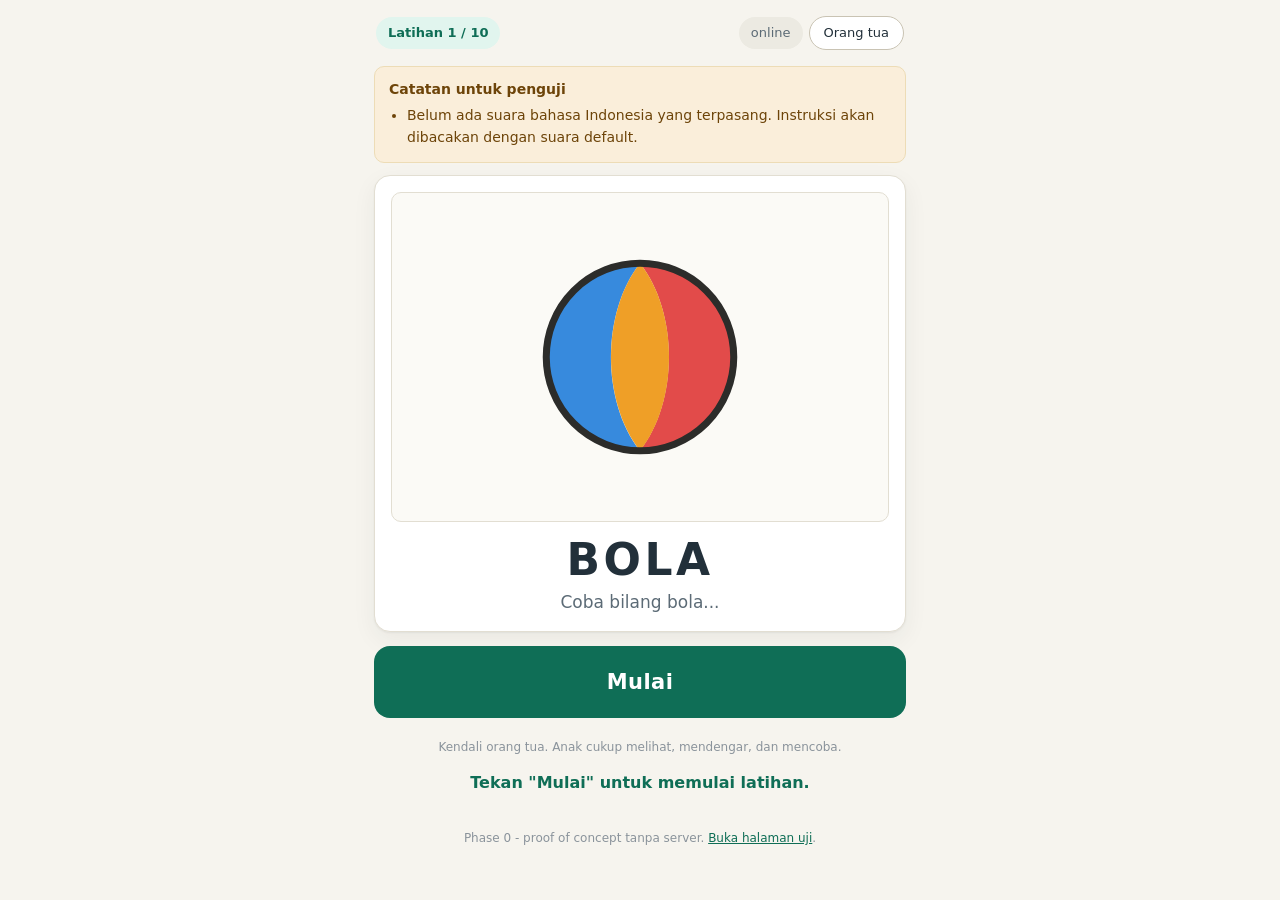
<file: index.html>
<!DOCTYPE html>
<html lang="id">
<head>
<meta charset="utf-8">
<meta name="viewport" content="width=device-width, initial-scale=1, viewport-fit=cover">
<meta name="theme-color" content="#0f6e56">
<meta name="description" content="Latihan wicara anak - Phase 0 proof of concept">
<title>Latihan Wicara - Phase 0</title>
<link rel="stylesheet" href="assets/css/app.css">
</head>
<body class="page-child">

<div class="app">

  <header class="topbar">
    <span class="pill" id="progressPill">Latihan 1 / 10</span>
    <div class="topbar-right">
      <span class="pill pill-muted" id="netPill">online</span>
      <button type="button" class="btn-mini" id="btnParent" aria-expanded="false">Orang tua</button>
    </div>
  </header>

  <h1 class="sr-only">Latihan mengucapkan kata</h1>

  <div class="banner banner-warn" id="envWarning" hidden></div>

  <main class="stage" id="stage">

    <section class="card" id="cardExercise">
      <div class="figure" id="figure">
        <img id="stimulusImage" src="" alt="" decoding="async">
      </div>
      <p class="word" id="targetWord">-</p>
      <p class="instruction" id="instructionText">-</p>
      <p class="listen-dot" id="listenDot" hidden><span class="listen-ring" aria-hidden="true"></span>Mendengarkan...</p>
    </section>

    <section class="card card-summary" id="cardSummary" hidden>
      <h2>Ringkasan latihan</h2>
      <div id="summaryBody"></div>
    </section>

    <div class="actions" id="actions">
      <button type="button" class="btn btn-listen" id="btnListen">
        <span aria-hidden="true">&#9654;</span><span>Dengarkan</span>
      </button>
      <button type="button" class="btn btn-speak" id="btnSpeak">
        <span aria-hidden="true">&#9679;</span><span>Saya coba</span>
      </button>
      <button type="button" class="btn btn-next" id="btnNext" hidden>
        <span>Lanjut</span><span aria-hidden="true">&#9654;</span>
      </button>
    </div>

    <!-- Kendali alur otomatis. Sengaja kecil dan diberi label jelas: ini
         untuk orang tua, bukan untuk anak. Anak tidak menekan apa pun. -->
    <div class="auto-bar" id="autoBar" hidden>
      <button type="button" class="btn-auto btn-auto-start" id="btnAutoStart">Mulai</button>
      <div class="auto-bar-row">
        <button type="button" class="btn-small" id="btnAutoPause" hidden>Jeda</button>
        <button type="button" class="btn-small" id="btnAutoStop" hidden>Berhenti</button>
      </div>
      <p class="auto-note">Kendali orang tua. Anak cukup melihat, mendengar, dan mencoba.</p>
    </div>

    <p class="status" id="status" role="status" aria-live="polite">Tekan Dengarkan dulu ya.</p>

    <div class="feedback" id="feedback" hidden aria-live="assertive">
      <p class="feedback-text" id="feedbackText"></p>
      <p class="feedback-detail" id="feedbackDetail" hidden></p>
    </div>

  </main>

  <aside class="parent-panel" id="parentPanel" hidden>
    <h2>Mode orang tua</h2>

    <div class="field">
      <label for="parentMode">Mode latihan</label>
      <select id="parentMode">
        <option value="auto">Anak 2 tahun - berjalan sendiri, tanpa tombol</option>
        <option value="tombol">Anak lebih besar - tekan Dengarkan lalu Saya coba</option>
      </select>
    </div>

    <div class="kv"><span>Percobaan pada latihan ini</span><span id="parentAttempt">0</span></div>

    <div class="field">
      <label for="parentPromptLevel">Tingkat bantuan (Prompt Level)</label>
      <select id="parentPromptLevel">
        <option value="auto">Otomatis (P0 lalu P1 saat mengulang)</option>
        <option value="P0">P0 - Mandiri</option>
        <option value="P1">P1 - Instruksi lisan</option>
        <option value="P2">P2 - Instruksi diulang</option>
        <option value="P3">P3 - Diberi contoh</option>
        <option value="P4">P4 - Bantuan penuh</option>
      </select>
    </div>

    <div class="field">
      <label for="parentManualText">Isi hasil manual (dipakai kalau pengenalan suara tidak tersedia)</label>
      <div class="field-row">
        <input type="text" id="parentManualText" placeholder="Tulis apa yang terdengar, misalnya: apel" autocomplete="off">
        <button type="button" class="btn-small" id="btnManualEval">Nilai</button>
      </div>
    </div>

    <p class="hint" id="parentSttState">Memeriksa dukungan pengenalan suara...</p>
    <p class="hint" id="parentTechnical">Tidak ada masalah teknis.</p>

    <div>
      <p class="small muted" style="margin:0 0 6px">Catatan respons</p>
      <div id="parentLog"></div>
    </div>

    <div class="row">
      <button type="button" class="btn-small btn-small-primary" id="btnExport">Unduh hasil sesi</button>
      <button type="button" class="btn-small" id="btnRestart">Mulai ulang</button>
      <span class="spacer"></span>
      <a class="btn-small" href="test.html">Halaman uji</a>
    </div>

    <p class="disclaimer">
      Aplikasi ini alat bantu latihan, bukan alat diagnosis. Hasil pengenalan suara tidak
      dipakai sebagai penilaian klinis. Audio tidak disimpan dan tidak dikirim ke mana pun.
    </p>
  </aside>

  <p class="footer-note">
    Phase 0 - proof of concept tanpa server. <a href="test.html">Buka halaman uji</a>.
  </p>

</div>

<script src="assets/js/config.js"></script>
<script src="assets/js/exercises.js"></script>
<script src="assets/js/therapy.js"></script>
<script src="assets/js/speech.js"></script>
<script src="assets/js/microphone.js"></script>
<script src="assets/js/app.js"></script>
<script src="assets/js/auto.js"></script>
</body>
</html>
</file>
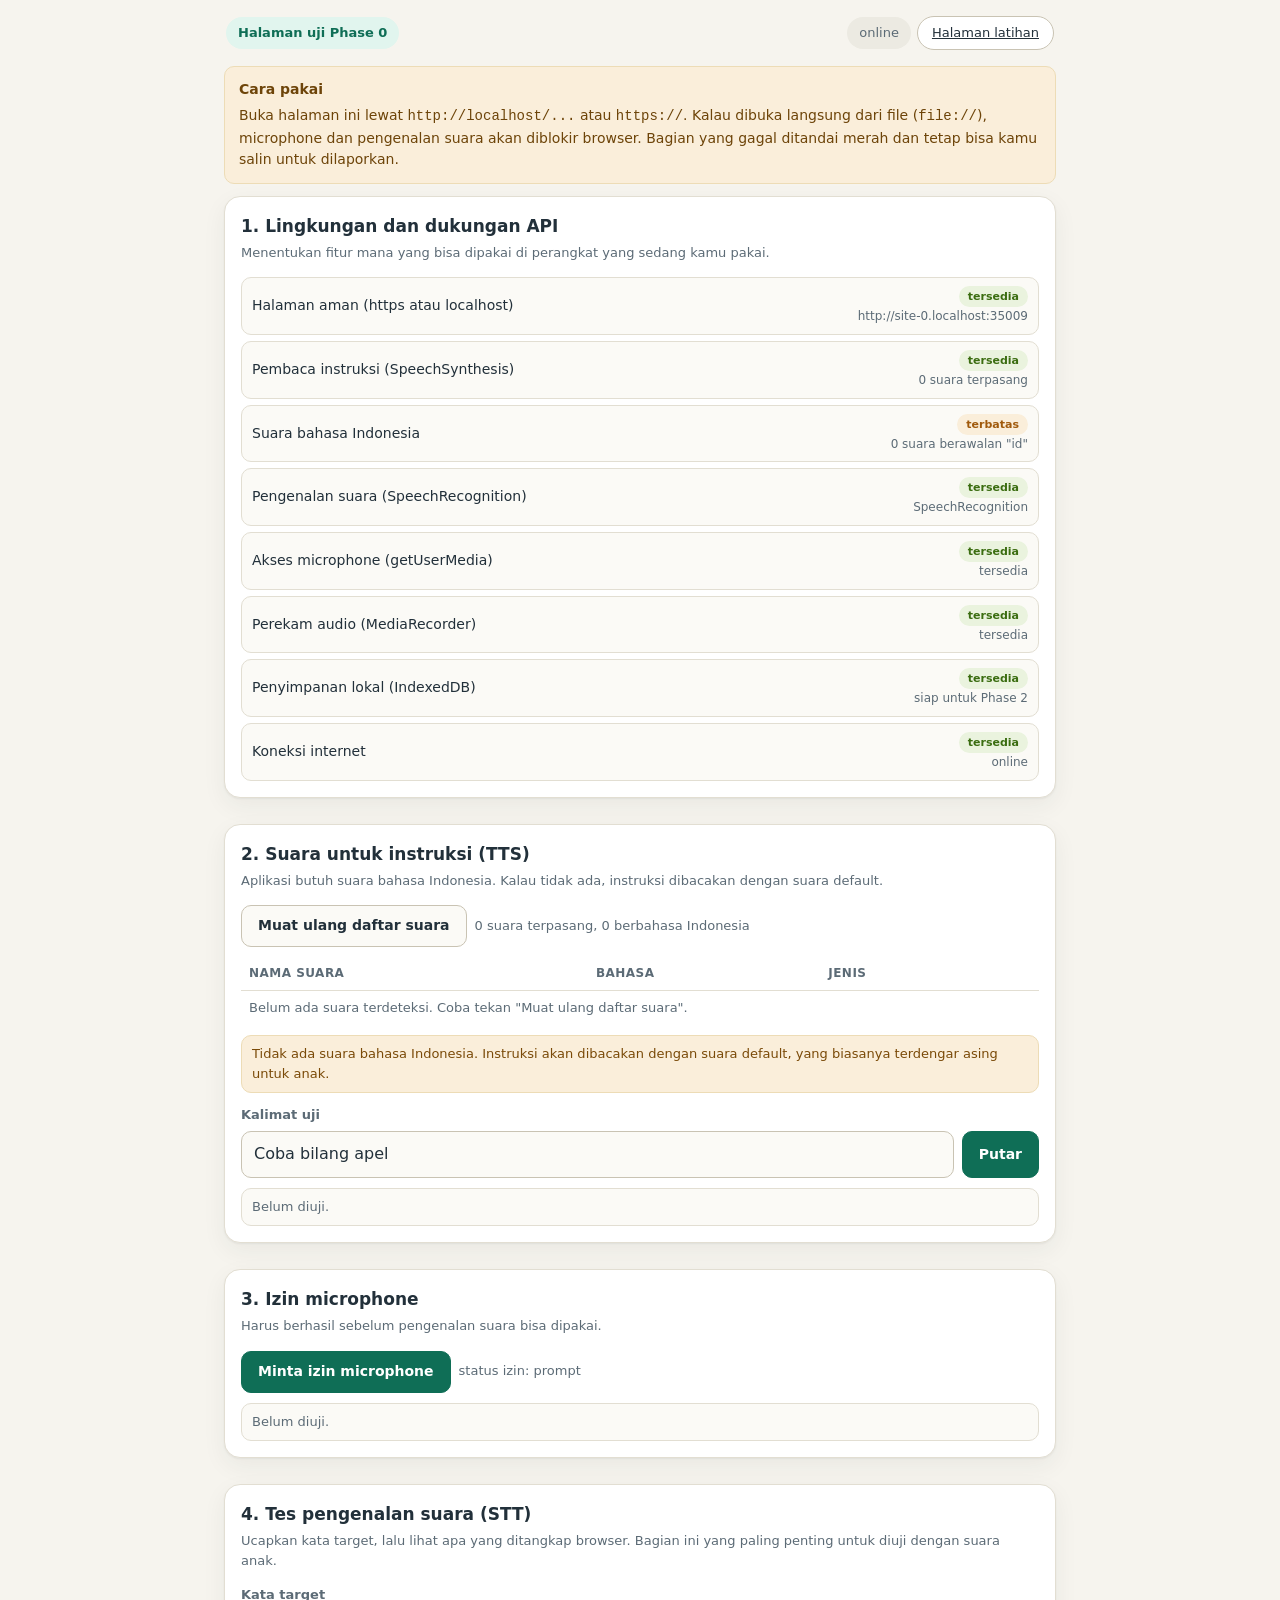
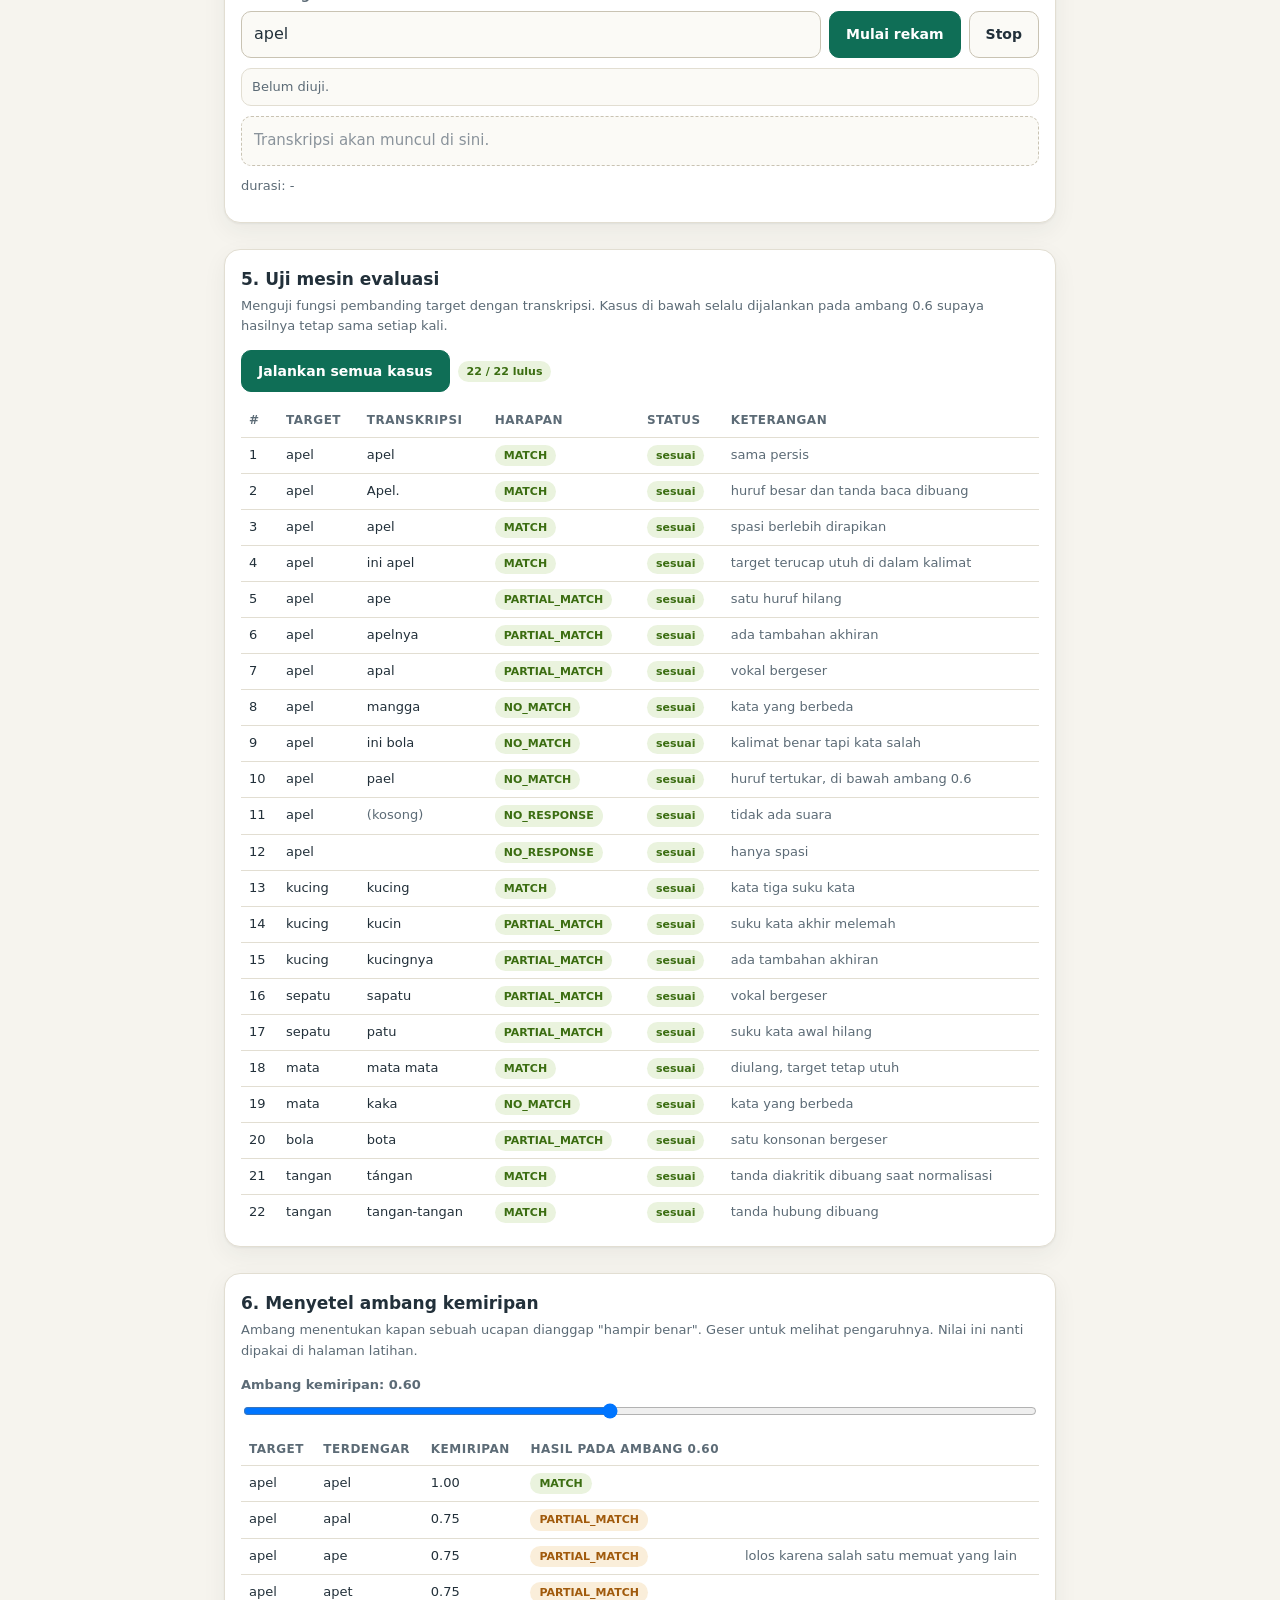
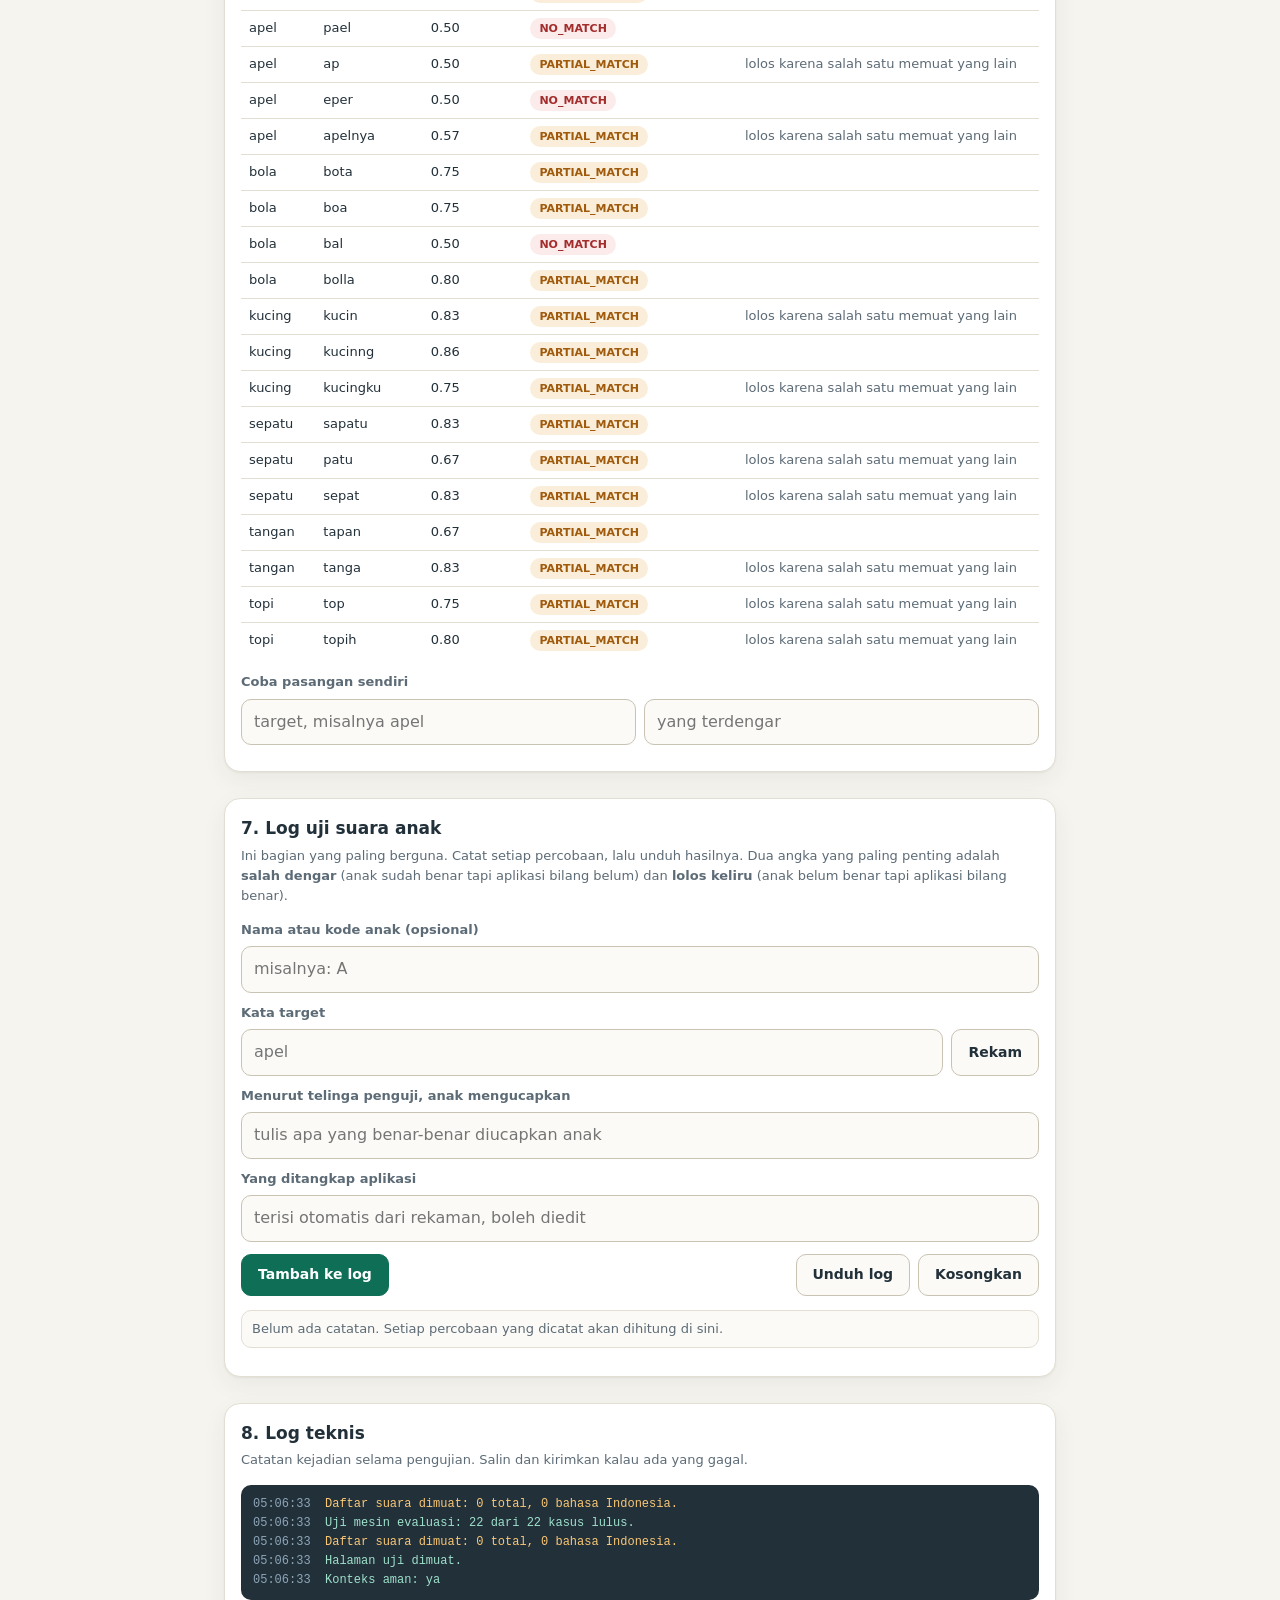
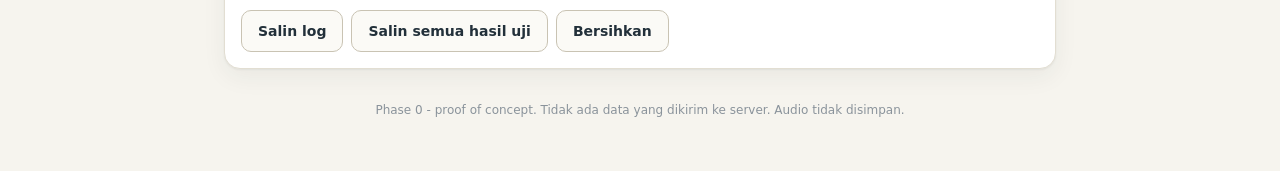
<file: test.html>
<!DOCTYPE html>
<html lang="id">
<head>
<meta charset="utf-8">
<meta name="viewport" content="width=device-width, initial-scale=1">
<meta name="theme-color" content="#0f6e56">
<title>Halaman Uji - Wicara Phase 0</title>
<link rel="stylesheet" href="assets/css/app.css">
</head>
<body class="page-test">

<div class="app">

  <header class="topbar">
    <span class="pill">Halaman uji Phase 0</span>
    <div class="topbar-right">
      <span class="pill pill-muted" id="netPill">online</span>
      <a class="btn-mini" href="index.html">Halaman latihan</a>
    </div>
  </header>

  <h1 class="sr-only">Halaman uji kemampuan browser dan mesin evaluasi</h1>

  <p class="banner banner-warn" style="margin:0">
    <strong>Cara pakai</strong>
    Buka halaman ini lewat <code>http://localhost/...</code> atau <code>https://</code>. Kalau dibuka
    langsung dari file (<code>file://</code>), microphone dan pengenalan suara akan diblokir browser.
    Bagian yang gagal ditandai merah dan tetap bisa kamu salin untuk dilaporkan.
  </p>

  <section class="test-section">
    <h2>1. Lingkungan dan dukungan API</h2>
    <p class="section-note">Menentukan fitur mana yang bisa dipakai di perangkat yang sedang kamu pakai.</p>
    <div class="cap-list" id="capList"></div>
  </section>

  <section class="test-section">
    <h2>2. Suara untuk instruksi (TTS)</h2>
    <p class="section-note">Aplikasi butuh suara bahasa Indonesia. Kalau tidak ada, instruksi dibacakan dengan suara default.</p>
    <div class="row" style="margin-bottom:10px">
      <button type="button" class="btn-small" id="btnRefreshVoices">Muat ulang daftar suara</button>
      <span class="muted small" id="voiceCount">-</span>
    </div>
    <div id="voiceList" style="margin-bottom:12px"></div>
    <div class="field">
      <label for="ttsText">Kalimat uji</label>
      <div class="field-row">
        <input type="text" id="ttsText" value="Coba bilang apel" autocomplete="off">
        <button type="button" class="btn-small btn-small-primary" id="btnSpeakTest">Putar</button>
      </div>
    </div>
    <p class="hint" id="ttsStatus" style="margin-top:10px">Belum diuji.</p>
  </section>

  <section class="test-section">
    <h2>3. Izin microphone</h2>
    <p class="section-note">Harus berhasil sebelum pengenalan suara bisa dipakai.</p>
    <div class="row">
      <button type="button" class="btn-small btn-small-primary" id="btnAskMic">Minta izin microphone</button>
      <span class="muted small" id="micState">status: memeriksa...</span>
    </div>
    <p class="hint" id="micResult" style="margin-top:10px">Belum diuji.</p>
  </section>

  <section class="test-section">
    <h2>4. Tes pengenalan suara (STT)</h2>
    <p class="section-note">
      Ucapkan kata target, lalu lihat apa yang ditangkap browser. Bagian ini yang paling penting untuk
      diuji dengan suara anak.
    </p>
    <div class="field">
      <label for="sttTarget">Kata target</label>
      <div class="field-row">
        <input type="text" id="sttTarget" list="sttTargetList" value="apel" autocomplete="off">
        <button type="button" class="btn-small btn-small-primary" id="btnSttRecord">Mulai rekam</button>
        <button type="button" class="btn-small" id="btnSttStop">Stop</button>
      </div>
      <datalist id="sttTargetList"></datalist>
    </div>
    <p class="hint" id="sttStatus" style="margin-top:10px">Belum diuji.</p>
    <div class="transcript-box" id="sttRaw" style="margin-top:10px"><span class="empty">Transkripsi akan muncul di sini.</span></div>
    <div class="row" style="margin-top:10px">
      <span class="muted small" id="sttMeta">durasi: -</span>
    </div>
    <div id="sttAlts" style="margin-top:10px"></div>
    <div id="sttVerdict" style="margin-top:10px"></div>
  </section>

  <section class="test-section">
    <h2>5. Uji mesin evaluasi</h2>
    <p class="section-note">
      Menguji fungsi pembanding target dengan transkripsi. Kasus di bawah selalu dijalankan pada
      ambang 0.6 supaya hasilnya tetap sama setiap kali.
    </p>
    <div class="row" style="margin-bottom:12px">
      <button type="button" class="btn-small btn-small-primary" id="btnRunCases">Jalankan semua kasus</button>
      <span id="caseSummary" class="small muted">Belum dijalankan.</span>
    </div>
    <div id="caseBody"></div>
  </section>

  <section class="test-section">
    <h2>6. Menyetel ambang kemiripan</h2>
    <p class="section-note">
      Ambang menentukan kapan sebuah ucapan dianggap "hampir benar". Geser untuk melihat pengaruhnya.
      Nilai ini nanti dipakai di halaman latihan.
    </p>
    <div class="field">
      <label for="threshold">Ambang kemiripan: <strong id="thresholdValue">0.60</strong></label>
      <input type="range" id="threshold" min="0.3" max="0.95" step="0.05" value="0.6" style="padding:0">
    </div>
    <div id="probeBody" style="margin-top:12px"></div>
    <div class="field" style="margin-top:14px">
      <label for="customTranscript">Coba pasangan sendiri</label>
      <div class="field-row">
        <input type="text" id="customTarget" placeholder="target, misalnya apel" autocomplete="off">
        <input type="text" id="customTranscript" placeholder="yang terdengar" autocomplete="off">
      </div>
    </div>
    <div id="customResult" style="margin-top:10px"></div>
  </section>

  <section class="test-section">
    <h2>7. Log uji suara anak</h2>
    <p class="section-note">
      Ini bagian yang paling berguna. Catat setiap percobaan, lalu unduh hasilnya. Dua angka yang
      paling penting adalah <strong>salah dengar</strong> (anak sudah benar tapi aplikasi bilang belum)
      dan <strong>lolos keliru</strong> (anak belum benar tapi aplikasi bilang benar).
    </p>

    <div class="field">
      <label for="trialChild">Nama atau kode anak (opsional)</label>
      <input type="text" id="trialChild" placeholder="misalnya: A" autocomplete="off">
    </div>

    <div class="field" style="margin-top:10px">
      <label for="trialTarget">Kata target</label>
      <div class="field-row">
        <input type="text" id="trialTarget" list="sttTargetList" placeholder="apel" autocomplete="off">
        <button type="button" class="btn-small" id="btnTrialRecord">Rekam</button>
      </div>
    </div>

    <div class="field" style="margin-top:10px">
      <label for="trialSaid">Menurut telinga penguji, anak mengucapkan</label>
      <input type="text" id="trialSaid" placeholder="tulis apa yang benar-benar diucapkan anak" autocomplete="off">
    </div>

    <div class="field" style="margin-top:10px">
      <label for="trialHeard">Yang ditangkap aplikasi</label>
      <input type="text" id="trialHeard" placeholder="terisi otomatis dari rekaman, boleh diedit" autocomplete="off">
    </div>

    <div class="row" style="margin-top:12px">
      <button type="button" class="btn-small btn-small-primary" id="btnAddTrial">Tambah ke log</button>
      <span class="spacer"></span>
      <button type="button" class="btn-small" id="btnExportTrials">Unduh log</button>
      <button type="button" class="btn-small" id="btnClearTrials">Kosongkan</button>
    </div>

    <div id="trialSummary" style="margin-top:14px"></div>
    <div id="trialBody" style="margin-top:12px"></div>
  </section>

  <section class="test-section">
    <h2>8. Log teknis</h2>
    <p class="section-note">Catatan kejadian selama pengujian. Salin dan kirimkan kalau ada yang gagal.</p>
    <div class="log" id="logPanel"></div>
    <div class="row" style="margin-top:10px">
      <button type="button" class="btn-small" id="btnCopyLog">Salin log</button>
      <button type="button" class="btn-small" id="btnCopyAll">Salin semua hasil uji</button>
      <button type="button" class="btn-small" id="btnClearLog">Bersihkan</button>
    </div>
  </section>

  <p class="footer-note">
    Phase 0 - proof of concept. Tidak ada data yang dikirim ke server. Audio tidak disimpan.
  </p>

</div>

<script src="assets/js/config.js"></script>
<script src="assets/js/exercises.js"></script>
<script src="assets/js/therapy.js"></script>
<script src="assets/js/speech.js"></script>
<script src="assets/js/microphone.js"></script>
<script src="assets/js/test.js"></script>
</body>
</html>
</file>
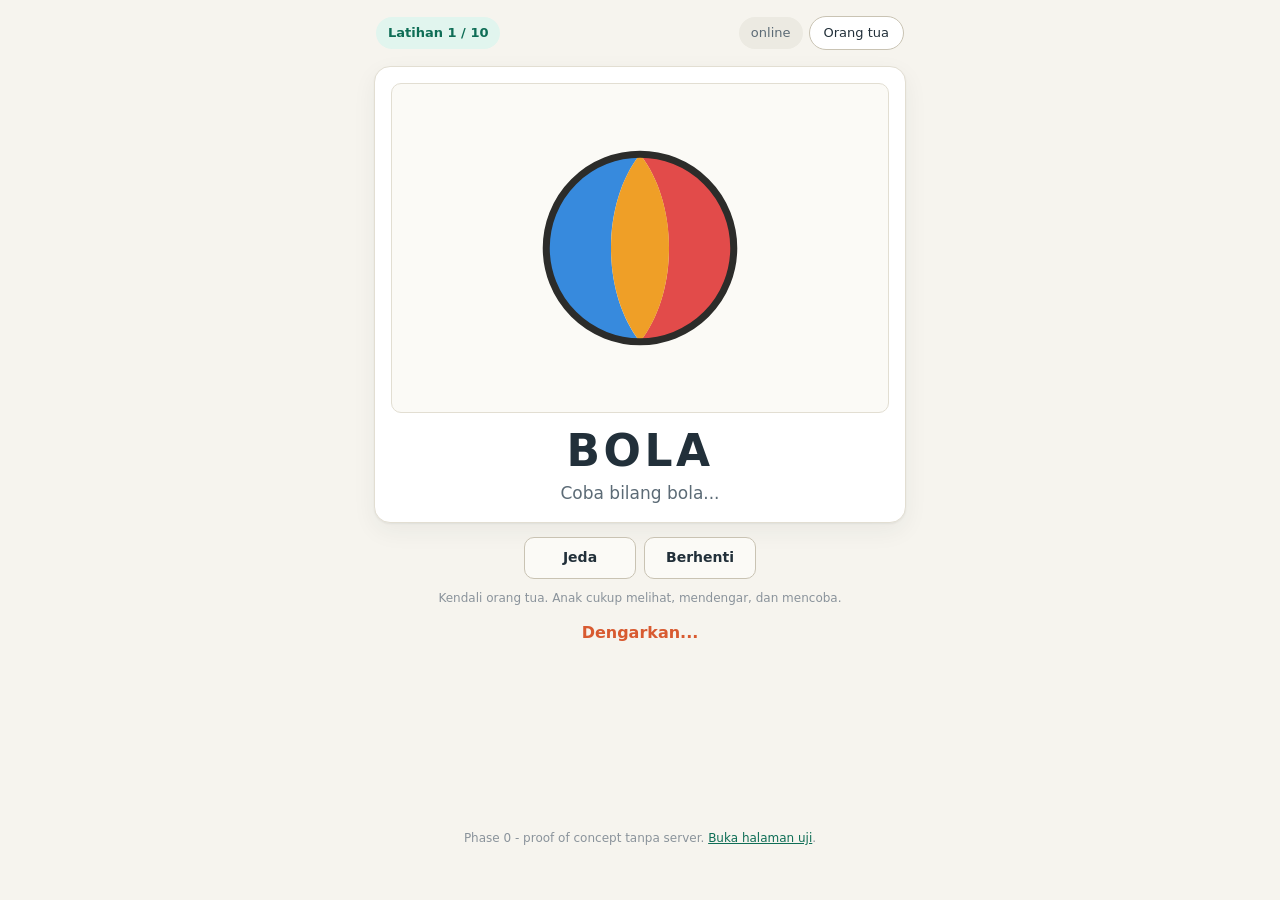
<file: tools/_auto-check-diam.html>
<!DOCTYPE html>
<html lang="id">
<head>
<base href="../">
<meta charset="utf-8">
<meta name="viewport" content="width=device-width, initial-scale=1, viewport-fit=cover">
<meta name="theme-color" content="#0f6e56">
<meta name="description" content="Latihan wicara anak - Phase 0 proof of concept">
<title>Latihan Wicara - Phase 0</title>
<link rel="stylesheet" href="assets/css/app.css">
</head>
<body class="page-child">

<div class="app">

  <header class="topbar">
    <span class="pill" id="progressPill">Latihan 1 / 10</span>
    <div class="topbar-right">
      <span class="pill pill-muted" id="netPill">online</span>
      <button type="button" class="btn-mini" id="btnParent" aria-expanded="false">Orang tua</button>
    </div>
  </header>

  <h1 class="sr-only">Latihan mengucapkan kata</h1>

  <div class="banner banner-warn" id="envWarning" hidden></div>

  <main class="stage" id="stage">

    <section class="card" id="cardExercise">
      <div class="figure" id="figure">
        <img id="stimulusImage" src="" alt="" decoding="async">
      </div>
      <p class="word" id="targetWord">-</p>
      <p class="instruction" id="instructionText">-</p>
      <p class="listen-dot" id="listenDot" hidden><span class="listen-ring" aria-hidden="true"></span>Mendengarkan...</p>
    </section>

    <section class="card card-summary" id="cardSummary" hidden>
      <h2>Ringkasan latihan</h2>
      <div id="summaryBody"></div>
    </section>

    <div class="actions" id="actions">
      <button type="button" class="btn btn-listen" id="btnListen">
        <span aria-hidden="true">&#9654;</span><span>Dengarkan</span>
      </button>
      <button type="button" class="btn btn-speak" id="btnSpeak">
        <span aria-hidden="true">&#9679;</span><span>Saya coba</span>
      </button>
      <button type="button" class="btn btn-next" id="btnNext" hidden>
        <span>Lanjut</span><span aria-hidden="true">&#9654;</span>
      </button>
    </div>

    <!-- Kendali alur otomatis. Sengaja kecil dan diberi label jelas: ini
         untuk orang tua, bukan untuk anak. Anak tidak menekan apa pun. -->
    <div class="auto-bar" id="autoBar" hidden>
      <button type="button" class="btn-auto btn-auto-start" id="btnAutoStart">Mulai</button>
      <div class="auto-bar-row">
        <button type="button" class="btn-small" id="btnAutoPause" hidden>Jeda</button>
        <button type="button" class="btn-small" id="btnAutoStop" hidden>Berhenti</button>
      </div>
      <p class="auto-note">Kendali orang tua. Anak cukup melihat, mendengar, dan mencoba.</p>
    </div>

    <p class="status" id="status" role="status" aria-live="polite">Tekan Dengarkan dulu ya.</p>

    <div class="feedback" id="feedback" hidden aria-live="assertive">
      <p class="feedback-text" id="feedbackText"></p>
      <p class="feedback-detail" id="feedbackDetail" hidden></p>
    </div>

  </main>

  <aside class="parent-panel" id="parentPanel" hidden>
    <h2>Mode orang tua</h2>

    <div class="field">
      <label for="parentMode">Mode latihan</label>
      <select id="parentMode">
        <option value="auto">Anak 2 tahun - berjalan sendiri, tanpa tombol</option>
        <option value="tombol">Anak lebih besar - tekan Dengarkan lalu Saya coba</option>
      </select>
    </div>

    <div class="kv"><span>Percobaan pada latihan ini</span><span id="parentAttempt">0</span></div>

    <div class="field">
      <label for="parentPromptLevel">Tingkat bantuan (Prompt Level)</label>
      <select id="parentPromptLevel">
        <option value="auto">Otomatis (P0 lalu P1 saat mengulang)</option>
        <option value="P0">P0 - Mandiri</option>
        <option value="P1">P1 - Instruksi lisan</option>
        <option value="P2">P2 - Instruksi diulang</option>
        <option value="P3">P3 - Diberi contoh</option>
        <option value="P4">P4 - Bantuan penuh</option>
      </select>
    </div>

    <div class="field">
      <label for="parentManualText">Isi hasil manual (dipakai kalau pengenalan suara tidak tersedia)</label>
      <div class="field-row">
        <input type="text" id="parentManualText" placeholder="Tulis apa yang terdengar, misalnya: apel" autocomplete="off">
        <button type="button" class="btn-small" id="btnManualEval">Nilai</button>
      </div>
    </div>

    <p class="hint" id="parentSttState">Memeriksa dukungan pengenalan suara...</p>
    <p class="hint" id="parentTechnical">Tidak ada masalah teknis.</p>

    <div>
      <p class="small muted" style="margin:0 0 6px">Catatan respons</p>
      <div id="parentLog"></div>
    </div>

    <div class="row">
      <button type="button" class="btn-small btn-small-primary" id="btnExport">Unduh hasil sesi</button>
      <button type="button" class="btn-small" id="btnRestart">Mulai ulang</button>
      <span class="spacer"></span>
      <a class="btn-small" href="test.html">Halaman uji</a>
    </div>

    <p class="disclaimer">
      Aplikasi ini alat bantu latihan, bukan alat diagnosis. Hasil pengenalan suara tidak
      dipakai sebagai penilaian klinis. Audio tidak disimpan dan tidak dikirim ke mana pun.
    </p>
  </aside>

  <p class="footer-note">
    Phase 0 - proof of concept tanpa server. <a href="test.html">Buka halaman uji</a>.
  </p>

</div>

<script src="tools/_stub-common.js"></script>
<script>window.__KASUS_UJI = "diam";</script>
<script src="tools/_auto-stub.js"></script>
<script src="assets/js/config.js"></script>
<script src="assets/js/exercises.js"></script>
<script src="assets/js/therapy.js"></script>
<script src="assets/js/speech.js"></script>
<script src="assets/js/microphone.js"></script>
<script src="assets/js/app.js"></script>
<script src="assets/js/auto.js"></script>
<script src="tools/_harness.js"></script>
<script src="tools/_auto-driver.js"></script>
</body>
</html>
</file>
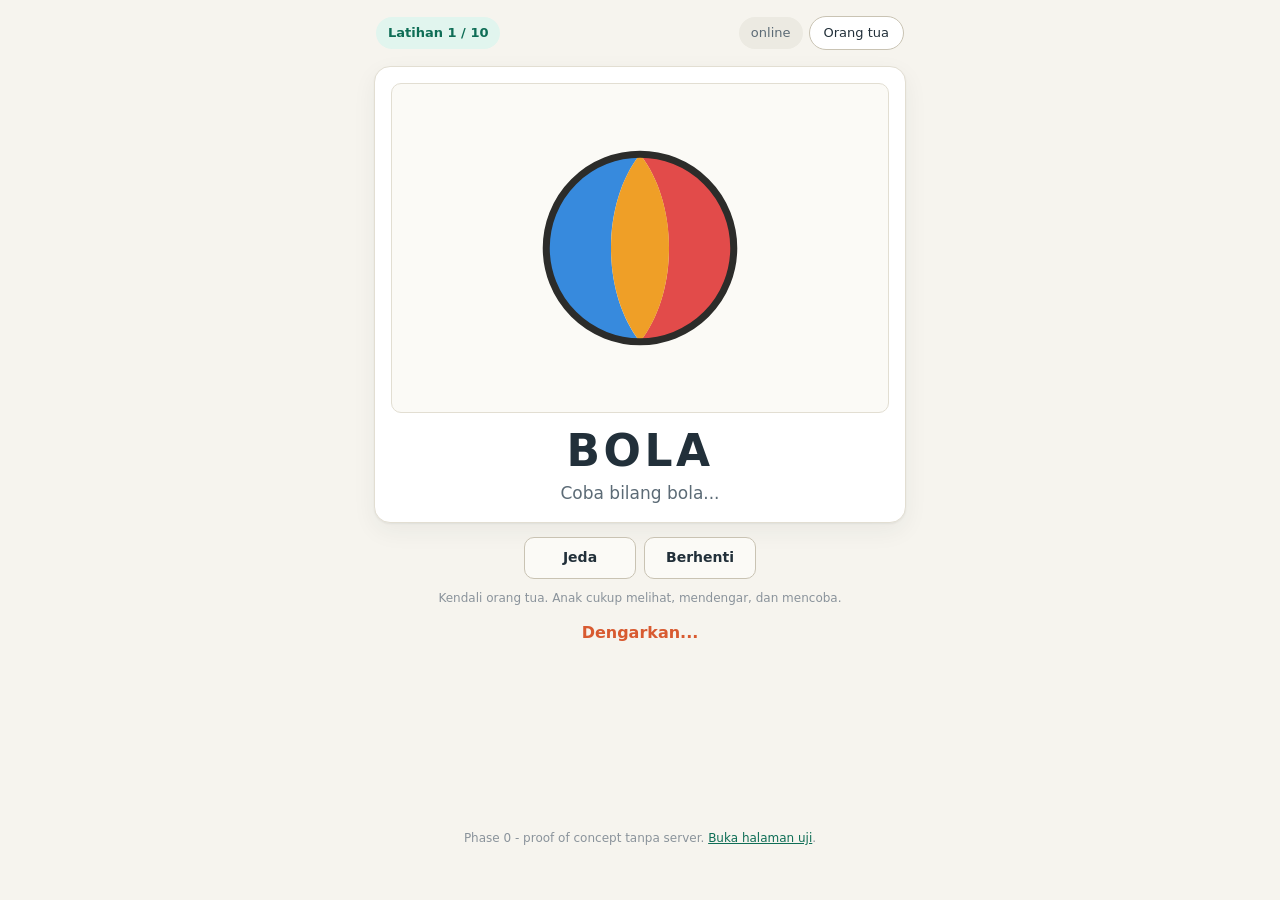
<file: tools/_auto-check-normal.html>
<!DOCTYPE html>
<html lang="id">
<head>
<base href="../">
<meta charset="utf-8">
<meta name="viewport" content="width=device-width, initial-scale=1, viewport-fit=cover">
<meta name="theme-color" content="#0f6e56">
<meta name="description" content="Latihan wicara anak - Phase 0 proof of concept">
<title>Latihan Wicara - Phase 0</title>
<link rel="stylesheet" href="assets/css/app.css">
</head>
<body class="page-child">

<div class="app">

  <header class="topbar">
    <span class="pill" id="progressPill">Latihan 1 / 10</span>
    <div class="topbar-right">
      <span class="pill pill-muted" id="netPill">online</span>
      <button type="button" class="btn-mini" id="btnParent" aria-expanded="false">Orang tua</button>
    </div>
  </header>

  <h1 class="sr-only">Latihan mengucapkan kata</h1>

  <div class="banner banner-warn" id="envWarning" hidden></div>

  <main class="stage" id="stage">

    <section class="card" id="cardExercise">
      <div class="figure" id="figure">
        <img id="stimulusImage" src="" alt="" decoding="async">
      </div>
      <p class="word" id="targetWord">-</p>
      <p class="instruction" id="instructionText">-</p>
      <p class="listen-dot" id="listenDot" hidden><span class="listen-ring" aria-hidden="true"></span>Mendengarkan...</p>
    </section>

    <section class="card card-summary" id="cardSummary" hidden>
      <h2>Ringkasan latihan</h2>
      <div id="summaryBody"></div>
    </section>

    <div class="actions" id="actions">
      <button type="button" class="btn btn-listen" id="btnListen">
        <span aria-hidden="true">&#9654;</span><span>Dengarkan</span>
      </button>
      <button type="button" class="btn btn-speak" id="btnSpeak">
        <span aria-hidden="true">&#9679;</span><span>Saya coba</span>
      </button>
      <button type="button" class="btn btn-next" id="btnNext" hidden>
        <span>Lanjut</span><span aria-hidden="true">&#9654;</span>
      </button>
    </div>

    <!-- Kendali alur otomatis. Sengaja kecil dan diberi label jelas: ini
         untuk orang tua, bukan untuk anak. Anak tidak menekan apa pun. -->
    <div class="auto-bar" id="autoBar" hidden>
      <button type="button" class="btn-auto btn-auto-start" id="btnAutoStart">Mulai</button>
      <div class="auto-bar-row">
        <button type="button" class="btn-small" id="btnAutoPause" hidden>Jeda</button>
        <button type="button" class="btn-small" id="btnAutoStop" hidden>Berhenti</button>
      </div>
      <p class="auto-note">Kendali orang tua. Anak cukup melihat, mendengar, dan mencoba.</p>
    </div>

    <p class="status" id="status" role="status" aria-live="polite">Tekan Dengarkan dulu ya.</p>

    <div class="feedback" id="feedback" hidden aria-live="assertive">
      <p class="feedback-text" id="feedbackText"></p>
      <p class="feedback-detail" id="feedbackDetail" hidden></p>
    </div>

  </main>

  <aside class="parent-panel" id="parentPanel" hidden>
    <h2>Mode orang tua</h2>

    <div class="field">
      <label for="parentMode">Mode latihan</label>
      <select id="parentMode">
        <option value="auto">Anak 2 tahun - berjalan sendiri, tanpa tombol</option>
        <option value="tombol">Anak lebih besar - tekan Dengarkan lalu Saya coba</option>
      </select>
    </div>

    <div class="kv"><span>Percobaan pada latihan ini</span><span id="parentAttempt">0</span></div>

    <div class="field">
      <label for="parentPromptLevel">Tingkat bantuan (Prompt Level)</label>
      <select id="parentPromptLevel">
        <option value="auto">Otomatis (P0 lalu P1 saat mengulang)</option>
        <option value="P0">P0 - Mandiri</option>
        <option value="P1">P1 - Instruksi lisan</option>
        <option value="P2">P2 - Instruksi diulang</option>
        <option value="P3">P3 - Diberi contoh</option>
        <option value="P4">P4 - Bantuan penuh</option>
      </select>
    </div>

    <div class="field">
      <label for="parentManualText">Isi hasil manual (dipakai kalau pengenalan suara tidak tersedia)</label>
      <div class="field-row">
        <input type="text" id="parentManualText" placeholder="Tulis apa yang terdengar, misalnya: apel" autocomplete="off">
        <button type="button" class="btn-small" id="btnManualEval">Nilai</button>
      </div>
    </div>

    <p class="hint" id="parentSttState">Memeriksa dukungan pengenalan suara...</p>
    <p class="hint" id="parentTechnical">Tidak ada masalah teknis.</p>

    <div>
      <p class="small muted" style="margin:0 0 6px">Catatan respons</p>
      <div id="parentLog"></div>
    </div>

    <div class="row">
      <button type="button" class="btn-small btn-small-primary" id="btnExport">Unduh hasil sesi</button>
      <button type="button" class="btn-small" id="btnRestart">Mulai ulang</button>
      <span class="spacer"></span>
      <a class="btn-small" href="test.html">Halaman uji</a>
    </div>

    <p class="disclaimer">
      Aplikasi ini alat bantu latihan, bukan alat diagnosis. Hasil pengenalan suara tidak
      dipakai sebagai penilaian klinis. Audio tidak disimpan dan tidak dikirim ke mana pun.
    </p>
  </aside>

  <p class="footer-note">
    Phase 0 - proof of concept tanpa server. <a href="test.html">Buka halaman uji</a>.
  </p>

</div>

<script src="tools/_stub-common.js"></script>
<script>window.__KASUS_UJI = "normal";</script>
<script src="tools/_auto-stub.js"></script>
<script src="assets/js/config.js"></script>
<script src="assets/js/exercises.js"></script>
<script src="assets/js/therapy.js"></script>
<script src="assets/js/speech.js"></script>
<script src="assets/js/microphone.js"></script>
<script src="assets/js/app.js"></script>
<script src="assets/js/auto.js"></script>
<script src="tools/_harness.js"></script>
<script src="tools/_auto-driver.js"></script>
</body>
</html>
</file>
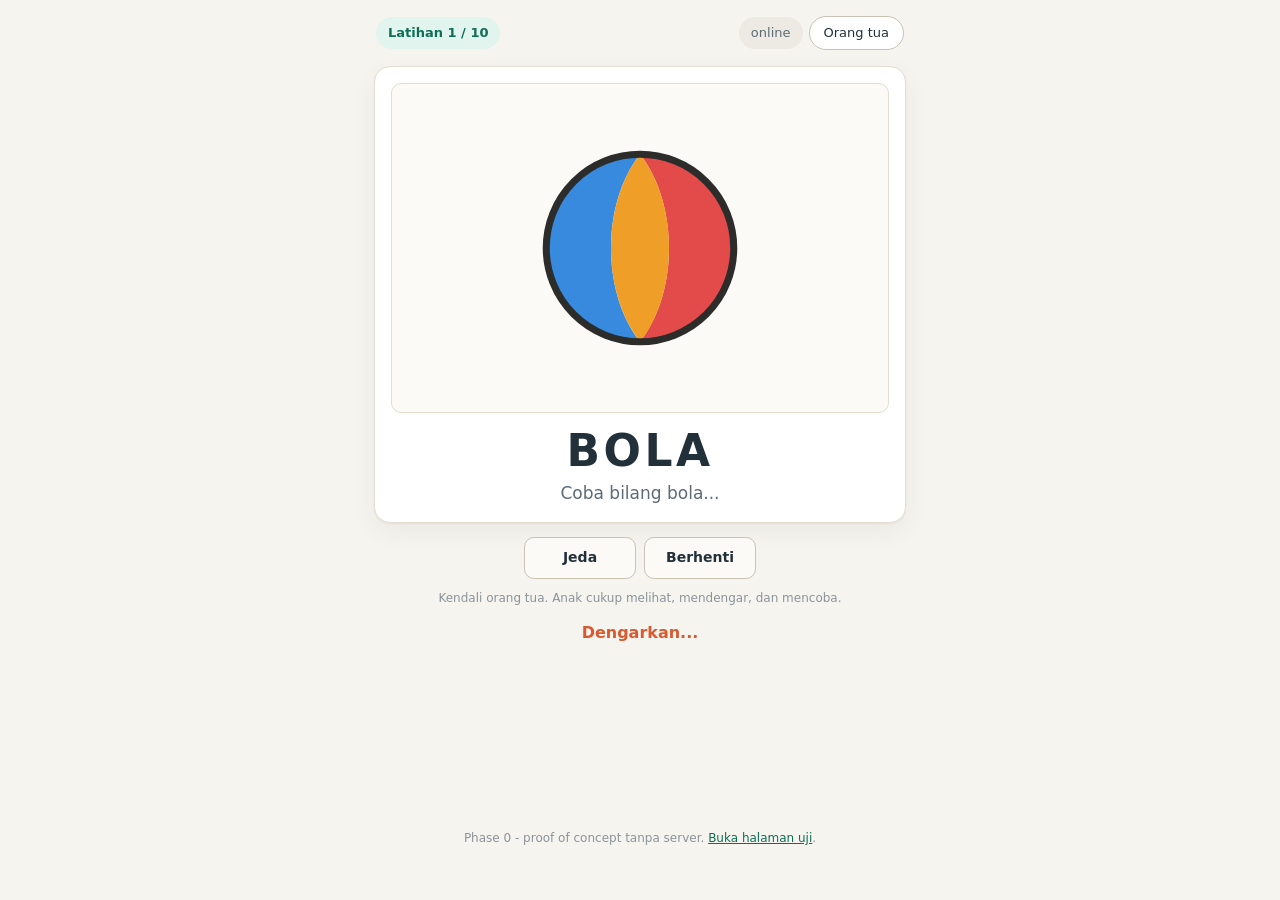
<file: tools/_auto-check-sttJaringan.html>
<!DOCTYPE html>
<html lang="id">
<head>
<base href="../">
<meta charset="utf-8">
<meta name="viewport" content="width=device-width, initial-scale=1, viewport-fit=cover">
<meta name="theme-color" content="#0f6e56">
<meta name="description" content="Latihan wicara anak - Phase 0 proof of concept">
<title>Latihan Wicara - Phase 0</title>
<link rel="stylesheet" href="assets/css/app.css">
</head>
<body class="page-child">

<div class="app">

  <header class="topbar">
    <span class="pill" id="progressPill">Latihan 1 / 10</span>
    <div class="topbar-right">
      <span class="pill pill-muted" id="netPill">online</span>
      <button type="button" class="btn-mini" id="btnParent" aria-expanded="false">Orang tua</button>
    </div>
  </header>

  <h1 class="sr-only">Latihan mengucapkan kata</h1>

  <div class="banner banner-warn" id="envWarning" hidden></div>

  <main class="stage" id="stage">

    <section class="card" id="cardExercise">
      <div class="figure" id="figure">
        <img id="stimulusImage" src="" alt="" decoding="async">
      </div>
      <p class="word" id="targetWord">-</p>
      <p class="instruction" id="instructionText">-</p>
      <p class="listen-dot" id="listenDot" hidden><span class="listen-ring" aria-hidden="true"></span>Mendengarkan...</p>
    </section>

    <section class="card card-summary" id="cardSummary" hidden>
      <h2>Ringkasan latihan</h2>
      <div id="summaryBody"></div>
    </section>

    <div class="actions" id="actions">
      <button type="button" class="btn btn-listen" id="btnListen">
        <span aria-hidden="true">&#9654;</span><span>Dengarkan</span>
      </button>
      <button type="button" class="btn btn-speak" id="btnSpeak">
        <span aria-hidden="true">&#9679;</span><span>Saya coba</span>
      </button>
      <button type="button" class="btn btn-next" id="btnNext" hidden>
        <span>Lanjut</span><span aria-hidden="true">&#9654;</span>
      </button>
    </div>

    <!-- Kendali alur otomatis. Sengaja kecil dan diberi label jelas: ini
         untuk orang tua, bukan untuk anak. Anak tidak menekan apa pun. -->
    <div class="auto-bar" id="autoBar" hidden>
      <button type="button" class="btn-auto btn-auto-start" id="btnAutoStart">Mulai</button>
      <div class="auto-bar-row">
        <button type="button" class="btn-small" id="btnAutoPause" hidden>Jeda</button>
        <button type="button" class="btn-small" id="btnAutoStop" hidden>Berhenti</button>
      </div>
      <p class="auto-note">Kendali orang tua. Anak cukup melihat, mendengar, dan mencoba.</p>
    </div>

    <p class="status" id="status" role="status" aria-live="polite">Tekan Dengarkan dulu ya.</p>

    <div class="feedback" id="feedback" hidden aria-live="assertive">
      <p class="feedback-text" id="feedbackText"></p>
      <p class="feedback-detail" id="feedbackDetail" hidden></p>
    </div>

  </main>

  <aside class="parent-panel" id="parentPanel" hidden>
    <h2>Mode orang tua</h2>

    <div class="field">
      <label for="parentMode">Mode latihan</label>
      <select id="parentMode">
        <option value="auto">Anak 2 tahun - berjalan sendiri, tanpa tombol</option>
        <option value="tombol">Anak lebih besar - tekan Dengarkan lalu Saya coba</option>
      </select>
    </div>

    <div class="kv"><span>Percobaan pada latihan ini</span><span id="parentAttempt">0</span></div>

    <div class="field">
      <label for="parentPromptLevel">Tingkat bantuan (Prompt Level)</label>
      <select id="parentPromptLevel">
        <option value="auto">Otomatis (P0 lalu P1 saat mengulang)</option>
        <option value="P0">P0 - Mandiri</option>
        <option value="P1">P1 - Instruksi lisan</option>
        <option value="P2">P2 - Instruksi diulang</option>
        <option value="P3">P3 - Diberi contoh</option>
        <option value="P4">P4 - Bantuan penuh</option>
      </select>
    </div>

    <div class="field">
      <label for="parentManualText">Isi hasil manual (dipakai kalau pengenalan suara tidak tersedia)</label>
      <div class="field-row">
        <input type="text" id="parentManualText" placeholder="Tulis apa yang terdengar, misalnya: apel" autocomplete="off">
        <button type="button" class="btn-small" id="btnManualEval">Nilai</button>
      </div>
    </div>

    <p class="hint" id="parentSttState">Memeriksa dukungan pengenalan suara...</p>
    <p class="hint" id="parentTechnical">Tidak ada masalah teknis.</p>

    <div>
      <p class="small muted" style="margin:0 0 6px">Catatan respons</p>
      <div id="parentLog"></div>
    </div>

    <div class="row">
      <button type="button" class="btn-small btn-small-primary" id="btnExport">Unduh hasil sesi</button>
      <button type="button" class="btn-small" id="btnRestart">Mulai ulang</button>
      <span class="spacer"></span>
      <a class="btn-small" href="test.html">Halaman uji</a>
    </div>

    <p class="disclaimer">
      Aplikasi ini alat bantu latihan, bukan alat diagnosis. Hasil pengenalan suara tidak
      dipakai sebagai penilaian klinis. Audio tidak disimpan dan tidak dikirim ke mana pun.
    </p>
  </aside>

  <p class="footer-note">
    Phase 0 - proof of concept tanpa server. <a href="test.html">Buka halaman uji</a>.
  </p>

</div>

<script src="tools/_stub-common.js"></script>
<script>window.__KASUS_UJI = "sttJaringan";</script>
<script src="tools/_auto-stub.js"></script>
<script src="assets/js/config.js"></script>
<script src="assets/js/exercises.js"></script>
<script src="assets/js/therapy.js"></script>
<script src="assets/js/speech.js"></script>
<script src="assets/js/microphone.js"></script>
<script src="assets/js/app.js"></script>
<script src="assets/js/auto.js"></script>
<script src="tools/_harness.js"></script>
<script src="tools/_auto-driver.js"></script>
</body>
</html>
</file>
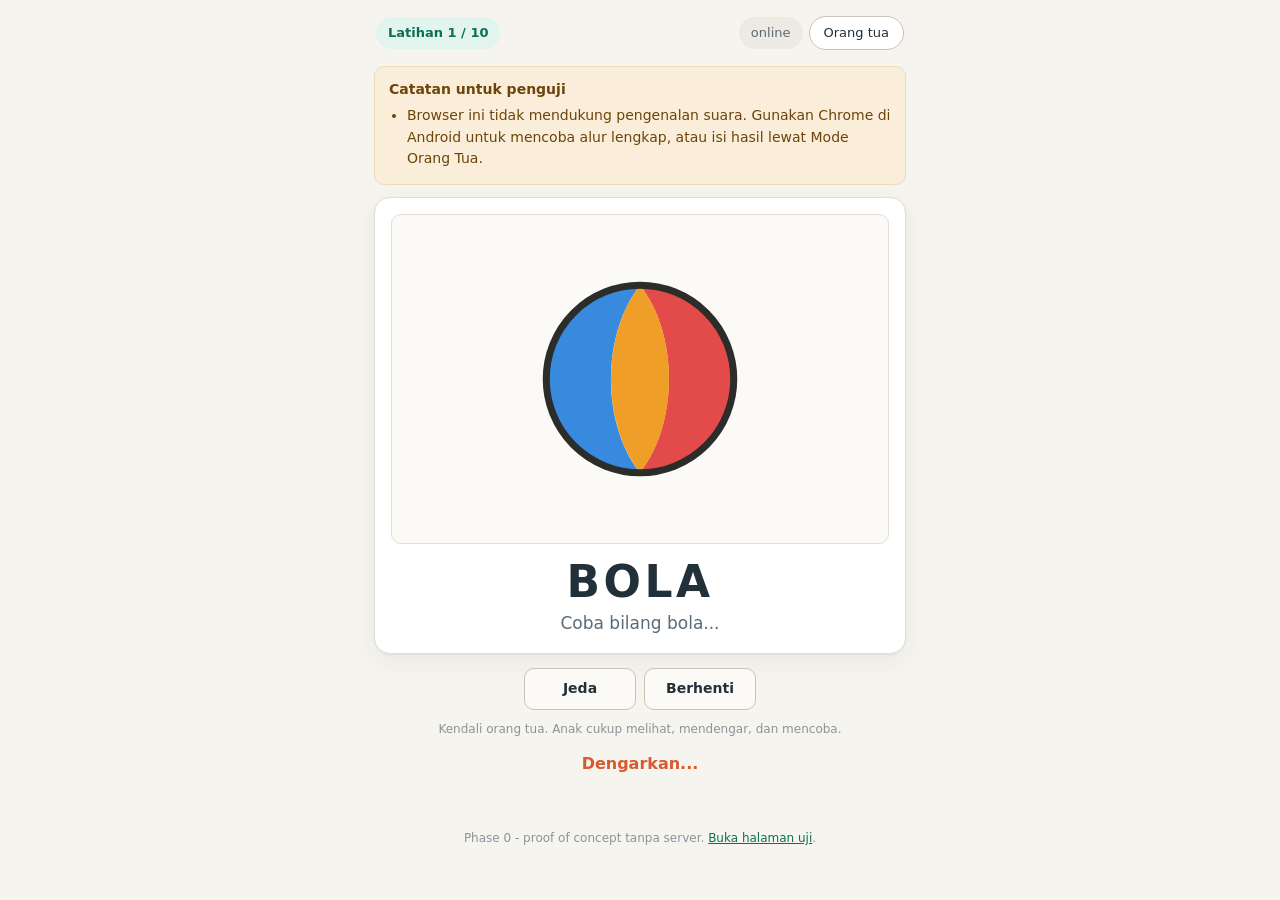
<file: tools/_auto-check-tanpaStt.html>
<!DOCTYPE html>
<html lang="id">
<head>
<base href="../">
<meta charset="utf-8">
<meta name="viewport" content="width=device-width, initial-scale=1, viewport-fit=cover">
<meta name="theme-color" content="#0f6e56">
<meta name="description" content="Latihan wicara anak - Phase 0 proof of concept">
<title>Latihan Wicara - Phase 0</title>
<link rel="stylesheet" href="assets/css/app.css">
</head>
<body class="page-child">

<div class="app">

  <header class="topbar">
    <span class="pill" id="progressPill">Latihan 1 / 10</span>
    <div class="topbar-right">
      <span class="pill pill-muted" id="netPill">online</span>
      <button type="button" class="btn-mini" id="btnParent" aria-expanded="false">Orang tua</button>
    </div>
  </header>

  <h1 class="sr-only">Latihan mengucapkan kata</h1>

  <div class="banner banner-warn" id="envWarning" hidden></div>

  <main class="stage" id="stage">

    <section class="card" id="cardExercise">
      <div class="figure" id="figure">
        <img id="stimulusImage" src="" alt="" decoding="async">
      </div>
      <p class="word" id="targetWord">-</p>
      <p class="instruction" id="instructionText">-</p>
      <p class="listen-dot" id="listenDot" hidden><span class="listen-ring" aria-hidden="true"></span>Mendengarkan...</p>
    </section>

    <section class="card card-summary" id="cardSummary" hidden>
      <h2>Ringkasan latihan</h2>
      <div id="summaryBody"></div>
    </section>

    <div class="actions" id="actions">
      <button type="button" class="btn btn-listen" id="btnListen">
        <span aria-hidden="true">&#9654;</span><span>Dengarkan</span>
      </button>
      <button type="button" class="btn btn-speak" id="btnSpeak">
        <span aria-hidden="true">&#9679;</span><span>Saya coba</span>
      </button>
      <button type="button" class="btn btn-next" id="btnNext" hidden>
        <span>Lanjut</span><span aria-hidden="true">&#9654;</span>
      </button>
    </div>

    <!-- Kendali alur otomatis. Sengaja kecil dan diberi label jelas: ini
         untuk orang tua, bukan untuk anak. Anak tidak menekan apa pun. -->
    <div class="auto-bar" id="autoBar" hidden>
      <button type="button" class="btn-auto btn-auto-start" id="btnAutoStart">Mulai</button>
      <div class="auto-bar-row">
        <button type="button" class="btn-small" id="btnAutoPause" hidden>Jeda</button>
        <button type="button" class="btn-small" id="btnAutoStop" hidden>Berhenti</button>
      </div>
      <p class="auto-note">Kendali orang tua. Anak cukup melihat, mendengar, dan mencoba.</p>
    </div>

    <p class="status" id="status" role="status" aria-live="polite">Tekan Dengarkan dulu ya.</p>

    <div class="feedback" id="feedback" hidden aria-live="assertive">
      <p class="feedback-text" id="feedbackText"></p>
      <p class="feedback-detail" id="feedbackDetail" hidden></p>
    </div>

  </main>

  <aside class="parent-panel" id="parentPanel" hidden>
    <h2>Mode orang tua</h2>

    <div class="field">
      <label for="parentMode">Mode latihan</label>
      <select id="parentMode">
        <option value="auto">Anak 2 tahun - berjalan sendiri, tanpa tombol</option>
        <option value="tombol">Anak lebih besar - tekan Dengarkan lalu Saya coba</option>
      </select>
    </div>

    <div class="kv"><span>Percobaan pada latihan ini</span><span id="parentAttempt">0</span></div>

    <div class="field">
      <label for="parentPromptLevel">Tingkat bantuan (Prompt Level)</label>
      <select id="parentPromptLevel">
        <option value="auto">Otomatis (P0 lalu P1 saat mengulang)</option>
        <option value="P0">P0 - Mandiri</option>
        <option value="P1">P1 - Instruksi lisan</option>
        <option value="P2">P2 - Instruksi diulang</option>
        <option value="P3">P3 - Diberi contoh</option>
        <option value="P4">P4 - Bantuan penuh</option>
      </select>
    </div>

    <div class="field">
      <label for="parentManualText">Isi hasil manual (dipakai kalau pengenalan suara tidak tersedia)</label>
      <div class="field-row">
        <input type="text" id="parentManualText" placeholder="Tulis apa yang terdengar, misalnya: apel" autocomplete="off">
        <button type="button" class="btn-small" id="btnManualEval">Nilai</button>
      </div>
    </div>

    <p class="hint" id="parentSttState">Memeriksa dukungan pengenalan suara...</p>
    <p class="hint" id="parentTechnical">Tidak ada masalah teknis.</p>

    <div>
      <p class="small muted" style="margin:0 0 6px">Catatan respons</p>
      <div id="parentLog"></div>
    </div>

    <div class="row">
      <button type="button" class="btn-small btn-small-primary" id="btnExport">Unduh hasil sesi</button>
      <button type="button" class="btn-small" id="btnRestart">Mulai ulang</button>
      <span class="spacer"></span>
      <a class="btn-small" href="test.html">Halaman uji</a>
    </div>

    <p class="disclaimer">
      Aplikasi ini alat bantu latihan, bukan alat diagnosis. Hasil pengenalan suara tidak
      dipakai sebagai penilaian klinis. Audio tidak disimpan dan tidak dikirim ke mana pun.
    </p>
  </aside>

  <p class="footer-note">
    Phase 0 - proof of concept tanpa server. <a href="test.html">Buka halaman uji</a>.
  </p>

</div>

<script src="tools/_stub-common.js"></script>
<script>window.__KASUS_UJI = "tanpaStt";</script>
<script src="tools/_auto-stub.js"></script>
<script src="assets/js/config.js"></script>
<script src="assets/js/exercises.js"></script>
<script src="assets/js/therapy.js"></script>
<script src="assets/js/speech.js"></script>
<script src="assets/js/microphone.js"></script>
<script src="assets/js/app.js"></script>
<script src="assets/js/auto.js"></script>
<script src="tools/_harness.js"></script>
<script src="tools/_auto-driver.js"></script>
</body>
</html>
</file>
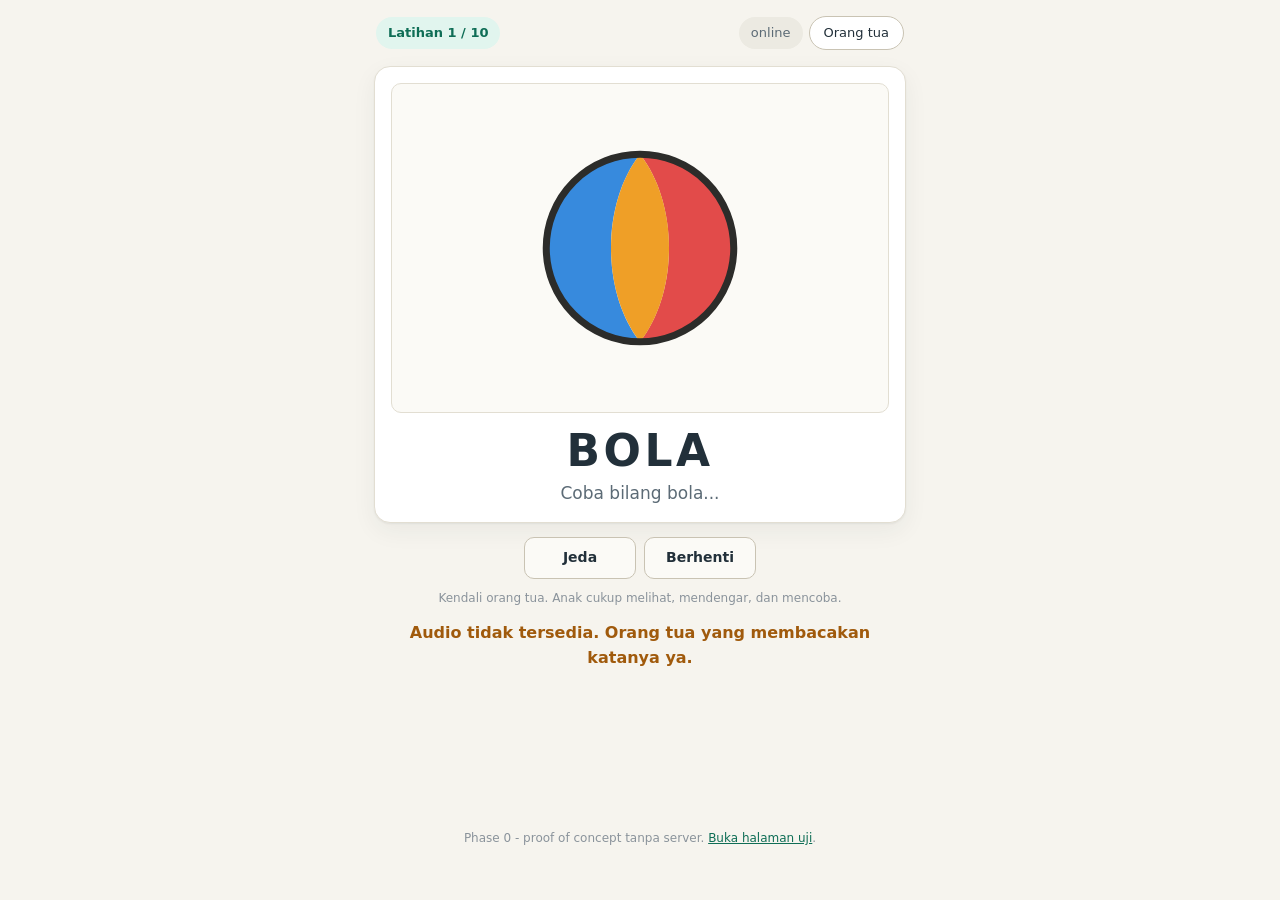
<file: tools/_auto-check-tanpaTts.html>
<!DOCTYPE html>
<html lang="id">
<head>
<base href="../">
<meta charset="utf-8">
<meta name="viewport" content="width=device-width, initial-scale=1, viewport-fit=cover">
<meta name="theme-color" content="#0f6e56">
<meta name="description" content="Latihan wicara anak - Phase 0 proof of concept">
<title>Latihan Wicara - Phase 0</title>
<link rel="stylesheet" href="assets/css/app.css">
</head>
<body class="page-child">

<div class="app">

  <header class="topbar">
    <span class="pill" id="progressPill">Latihan 1 / 10</span>
    <div class="topbar-right">
      <span class="pill pill-muted" id="netPill">online</span>
      <button type="button" class="btn-mini" id="btnParent" aria-expanded="false">Orang tua</button>
    </div>
  </header>

  <h1 class="sr-only">Latihan mengucapkan kata</h1>

  <div class="banner banner-warn" id="envWarning" hidden></div>

  <main class="stage" id="stage">

    <section class="card" id="cardExercise">
      <div class="figure" id="figure">
        <img id="stimulusImage" src="" alt="" decoding="async">
      </div>
      <p class="word" id="targetWord">-</p>
      <p class="instruction" id="instructionText">-</p>
      <p class="listen-dot" id="listenDot" hidden><span class="listen-ring" aria-hidden="true"></span>Mendengarkan...</p>
    </section>

    <section class="card card-summary" id="cardSummary" hidden>
      <h2>Ringkasan latihan</h2>
      <div id="summaryBody"></div>
    </section>

    <div class="actions" id="actions">
      <button type="button" class="btn btn-listen" id="btnListen">
        <span aria-hidden="true">&#9654;</span><span>Dengarkan</span>
      </button>
      <button type="button" class="btn btn-speak" id="btnSpeak">
        <span aria-hidden="true">&#9679;</span><span>Saya coba</span>
      </button>
      <button type="button" class="btn btn-next" id="btnNext" hidden>
        <span>Lanjut</span><span aria-hidden="true">&#9654;</span>
      </button>
    </div>

    <!-- Kendali alur otomatis. Sengaja kecil dan diberi label jelas: ini
         untuk orang tua, bukan untuk anak. Anak tidak menekan apa pun. -->
    <div class="auto-bar" id="autoBar" hidden>
      <button type="button" class="btn-auto btn-auto-start" id="btnAutoStart">Mulai</button>
      <div class="auto-bar-row">
        <button type="button" class="btn-small" id="btnAutoPause" hidden>Jeda</button>
        <button type="button" class="btn-small" id="btnAutoStop" hidden>Berhenti</button>
      </div>
      <p class="auto-note">Kendali orang tua. Anak cukup melihat, mendengar, dan mencoba.</p>
    </div>

    <p class="status" id="status" role="status" aria-live="polite">Tekan Dengarkan dulu ya.</p>

    <div class="feedback" id="feedback" hidden aria-live="assertive">
      <p class="feedback-text" id="feedbackText"></p>
      <p class="feedback-detail" id="feedbackDetail" hidden></p>
    </div>

  </main>

  <aside class="parent-panel" id="parentPanel" hidden>
    <h2>Mode orang tua</h2>

    <div class="field">
      <label for="parentMode">Mode latihan</label>
      <select id="parentMode">
        <option value="auto">Anak 2 tahun - berjalan sendiri, tanpa tombol</option>
        <option value="tombol">Anak lebih besar - tekan Dengarkan lalu Saya coba</option>
      </select>
    </div>

    <div class="kv"><span>Percobaan pada latihan ini</span><span id="parentAttempt">0</span></div>

    <div class="field">
      <label for="parentPromptLevel">Tingkat bantuan (Prompt Level)</label>
      <select id="parentPromptLevel">
        <option value="auto">Otomatis (P0 lalu P1 saat mengulang)</option>
        <option value="P0">P0 - Mandiri</option>
        <option value="P1">P1 - Instruksi lisan</option>
        <option value="P2">P2 - Instruksi diulang</option>
        <option value="P3">P3 - Diberi contoh</option>
        <option value="P4">P4 - Bantuan penuh</option>
      </select>
    </div>

    <div class="field">
      <label for="parentManualText">Isi hasil manual (dipakai kalau pengenalan suara tidak tersedia)</label>
      <div class="field-row">
        <input type="text" id="parentManualText" placeholder="Tulis apa yang terdengar, misalnya: apel" autocomplete="off">
        <button type="button" class="btn-small" id="btnManualEval">Nilai</button>
      </div>
    </div>

    <p class="hint" id="parentSttState">Memeriksa dukungan pengenalan suara...</p>
    <p class="hint" id="parentTechnical">Tidak ada masalah teknis.</p>

    <div>
      <p class="small muted" style="margin:0 0 6px">Catatan respons</p>
      <div id="parentLog"></div>
    </div>

    <div class="row">
      <button type="button" class="btn-small btn-small-primary" id="btnExport">Unduh hasil sesi</button>
      <button type="button" class="btn-small" id="btnRestart">Mulai ulang</button>
      <span class="spacer"></span>
      <a class="btn-small" href="test.html">Halaman uji</a>
    </div>

    <p class="disclaimer">
      Aplikasi ini alat bantu latihan, bukan alat diagnosis. Hasil pengenalan suara tidak
      dipakai sebagai penilaian klinis. Audio tidak disimpan dan tidak dikirim ke mana pun.
    </p>
  </aside>

  <p class="footer-note">
    Phase 0 - proof of concept tanpa server. <a href="test.html">Buka halaman uji</a>.
  </p>

</div>

<script src="tools/_stub-common.js"></script>
<script>window.__KASUS_UJI = "tanpaTts";</script>
<script src="tools/_auto-stub.js"></script>
<script src="assets/js/config.js"></script>
<script src="assets/js/exercises.js"></script>
<script src="assets/js/therapy.js"></script>
<script src="assets/js/speech.js"></script>
<script src="assets/js/microphone.js"></script>
<script src="assets/js/app.js"></script>
<script src="assets/js/auto.js"></script>
<script src="tools/_harness.js"></script>
<script src="tools/_auto-driver.js"></script>
</body>
</html>
</file>
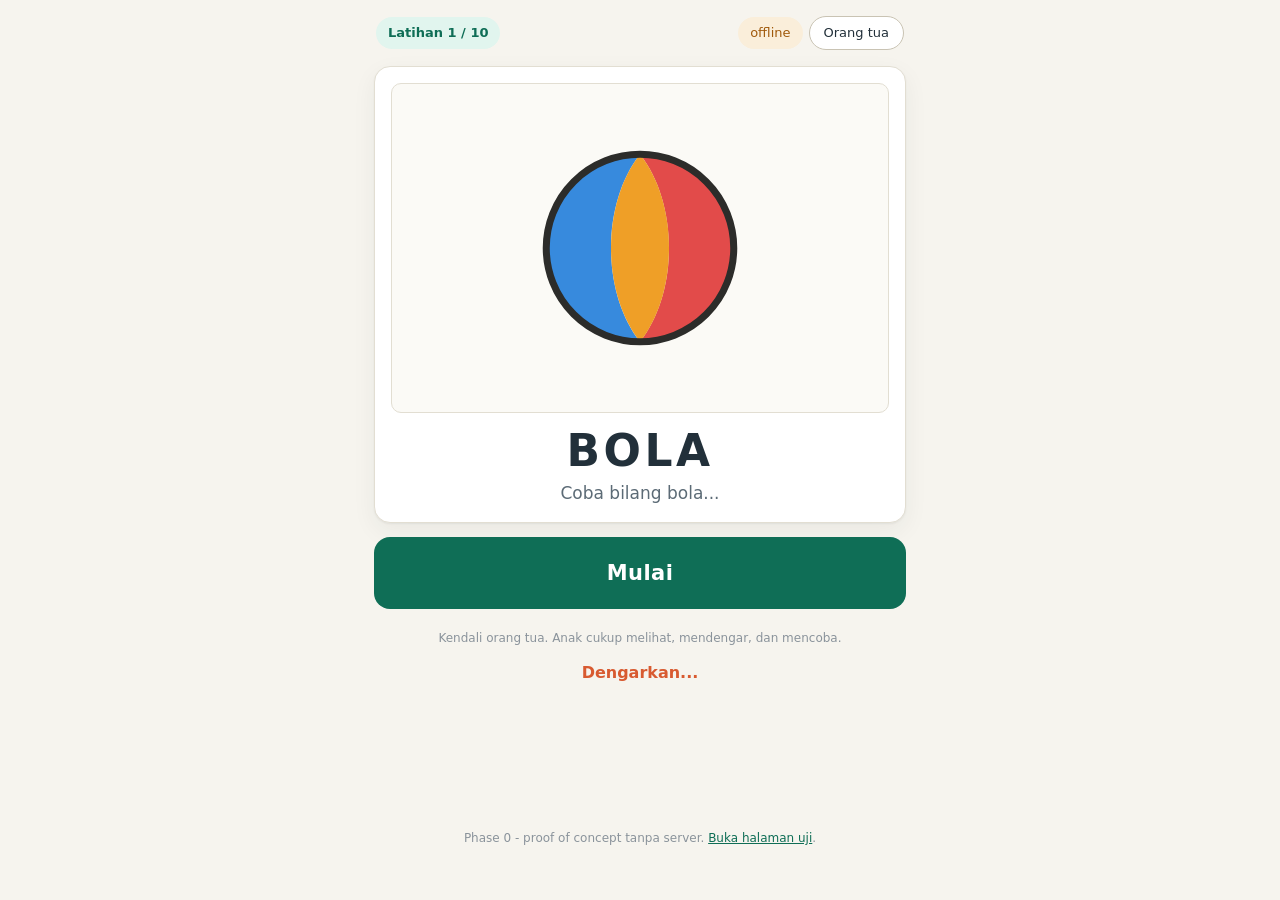
<file: tools/_fail-check-offline.html>
<!DOCTYPE html>
<html lang="id">
<head>
<base href="../">
<meta charset="utf-8">
<meta name="viewport" content="width=device-width, initial-scale=1, viewport-fit=cover">
<meta name="theme-color" content="#0f6e56">
<meta name="description" content="Latihan wicara anak - Phase 0 proof of concept">
<title>Latihan Wicara - Phase 0</title>
<link rel="stylesheet" href="assets/css/app.css">
</head>
<body class="page-child">

<div class="app">

  <header class="topbar">
    <span class="pill" id="progressPill">Latihan 1 / 10</span>
    <div class="topbar-right">
      <span class="pill pill-muted" id="netPill">online</span>
      <button type="button" class="btn-mini" id="btnParent" aria-expanded="false">Orang tua</button>
    </div>
  </header>

  <h1 class="sr-only">Latihan mengucapkan kata</h1>

  <div class="banner banner-warn" id="envWarning" hidden></div>

  <main class="stage" id="stage">

    <section class="card" id="cardExercise">
      <div class="figure" id="figure">
        <img id="stimulusImage" src="" alt="" decoding="async">
      </div>
      <p class="word" id="targetWord">-</p>
      <p class="instruction" id="instructionText">-</p>
      <p class="listen-dot" id="listenDot" hidden><span class="listen-ring" aria-hidden="true"></span>Mendengarkan...</p>
    </section>

    <section class="card card-summary" id="cardSummary" hidden>
      <h2>Ringkasan latihan</h2>
      <div id="summaryBody"></div>
    </section>

    <div class="actions" id="actions">
      <button type="button" class="btn btn-listen" id="btnListen">
        <span aria-hidden="true">&#9654;</span><span>Dengarkan</span>
      </button>
      <button type="button" class="btn btn-speak" id="btnSpeak">
        <span aria-hidden="true">&#9679;</span><span>Saya coba</span>
      </button>
      <button type="button" class="btn btn-next" id="btnNext" hidden>
        <span>Lanjut</span><span aria-hidden="true">&#9654;</span>
      </button>
    </div>

    <!-- Kendali alur otomatis. Sengaja kecil dan diberi label jelas: ini
         untuk orang tua, bukan untuk anak. Anak tidak menekan apa pun. -->
    <div class="auto-bar" id="autoBar" hidden>
      <button type="button" class="btn-auto btn-auto-start" id="btnAutoStart">Mulai</button>
      <div class="auto-bar-row">
        <button type="button" class="btn-small" id="btnAutoPause" hidden>Jeda</button>
        <button type="button" class="btn-small" id="btnAutoStop" hidden>Berhenti</button>
      </div>
      <p class="auto-note">Kendali orang tua. Anak cukup melihat, mendengar, dan mencoba.</p>
    </div>

    <p class="status" id="status" role="status" aria-live="polite">Tekan Dengarkan dulu ya.</p>

    <div class="feedback" id="feedback" hidden aria-live="assertive">
      <p class="feedback-text" id="feedbackText"></p>
      <p class="feedback-detail" id="feedbackDetail" hidden></p>
    </div>

  </main>

  <aside class="parent-panel" id="parentPanel" hidden>
    <h2>Mode orang tua</h2>

    <div class="field">
      <label for="parentMode">Mode latihan</label>
      <select id="parentMode">
        <option value="auto">Anak 2 tahun - berjalan sendiri, tanpa tombol</option>
        <option value="tombol">Anak lebih besar - tekan Dengarkan lalu Saya coba</option>
      </select>
    </div>

    <div class="kv"><span>Percobaan pada latihan ini</span><span id="parentAttempt">0</span></div>

    <div class="field">
      <label for="parentPromptLevel">Tingkat bantuan (Prompt Level)</label>
      <select id="parentPromptLevel">
        <option value="auto">Otomatis (P0 lalu P1 saat mengulang)</option>
        <option value="P0">P0 - Mandiri</option>
        <option value="P1">P1 - Instruksi lisan</option>
        <option value="P2">P2 - Instruksi diulang</option>
        <option value="P3">P3 - Diberi contoh</option>
        <option value="P4">P4 - Bantuan penuh</option>
      </select>
    </div>

    <div class="field">
      <label for="parentManualText">Isi hasil manual (dipakai kalau pengenalan suara tidak tersedia)</label>
      <div class="field-row">
        <input type="text" id="parentManualText" placeholder="Tulis apa yang terdengar, misalnya: apel" autocomplete="off">
        <button type="button" class="btn-small" id="btnManualEval">Nilai</button>
      </div>
    </div>

    <p class="hint" id="parentSttState">Memeriksa dukungan pengenalan suara...</p>
    <p class="hint" id="parentTechnical">Tidak ada masalah teknis.</p>

    <div>
      <p class="small muted" style="margin:0 0 6px">Catatan respons</p>
      <div id="parentLog"></div>
    </div>

    <div class="row">
      <button type="button" class="btn-small btn-small-primary" id="btnExport">Unduh hasil sesi</button>
      <button type="button" class="btn-small" id="btnRestart">Mulai ulang</button>
      <span class="spacer"></span>
      <a class="btn-small" href="test.html">Halaman uji</a>
    </div>

    <p class="disclaimer">
      Aplikasi ini alat bantu latihan, bukan alat diagnosis. Hasil pengenalan suara tidak
      dipakai sebagai penilaian klinis. Audio tidak disimpan dan tidak dikirim ke mana pun.
    </p>
  </aside>

  <p class="footer-note">
    Phase 0 - proof of concept tanpa server. <a href="test.html">Buka halaman uji</a>.
  </p>

</div>

<script src="tools/_stub-common.js"></script>
<script>window.__KASUS_UJI = "offline";</script>
<script src="tools/_fail-stub.js"></script>
<script src="assets/js/config.js"></script>
<script src="assets/js/exercises.js"></script>
<script src="assets/js/therapy.js"></script>
<script src="assets/js/speech.js"></script>
<script src="assets/js/microphone.js"></script>
<script src="assets/js/app.js"></script>
<script src="assets/js/auto.js"></script>
<script src="tools/_harness.js"></script>
<script src="tools/_fail-driver.js"></script>
</body>
</html>
</file>
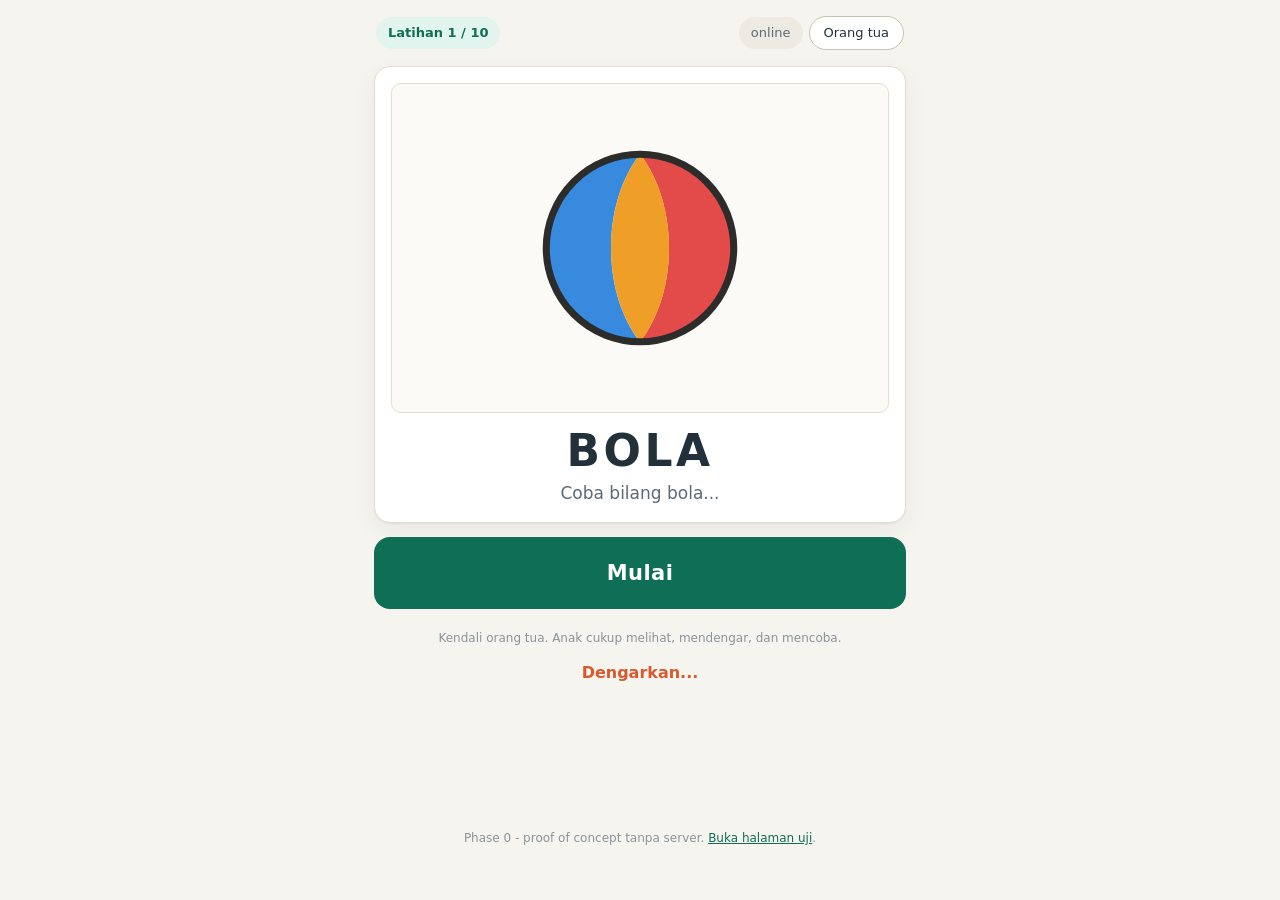
<file: tools/_fail-check-sttDitolak.html>
<!DOCTYPE html>
<html lang="id">
<head>
<base href="../">
<meta charset="utf-8">
<meta name="viewport" content="width=device-width, initial-scale=1, viewport-fit=cover">
<meta name="theme-color" content="#0f6e56">
<meta name="description" content="Latihan wicara anak - Phase 0 proof of concept">
<title>Latihan Wicara - Phase 0</title>
<link rel="stylesheet" href="assets/css/app.css">
</head>
<body class="page-child">

<div class="app">

  <header class="topbar">
    <span class="pill" id="progressPill">Latihan 1 / 10</span>
    <div class="topbar-right">
      <span class="pill pill-muted" id="netPill">online</span>
      <button type="button" class="btn-mini" id="btnParent" aria-expanded="false">Orang tua</button>
    </div>
  </header>

  <h1 class="sr-only">Latihan mengucapkan kata</h1>

  <div class="banner banner-warn" id="envWarning" hidden></div>

  <main class="stage" id="stage">

    <section class="card" id="cardExercise">
      <div class="figure" id="figure">
        <img id="stimulusImage" src="" alt="" decoding="async">
      </div>
      <p class="word" id="targetWord">-</p>
      <p class="instruction" id="instructionText">-</p>
      <p class="listen-dot" id="listenDot" hidden><span class="listen-ring" aria-hidden="true"></span>Mendengarkan...</p>
    </section>

    <section class="card card-summary" id="cardSummary" hidden>
      <h2>Ringkasan latihan</h2>
      <div id="summaryBody"></div>
    </section>

    <div class="actions" id="actions">
      <button type="button" class="btn btn-listen" id="btnListen">
        <span aria-hidden="true">&#9654;</span><span>Dengarkan</span>
      </button>
      <button type="button" class="btn btn-speak" id="btnSpeak">
        <span aria-hidden="true">&#9679;</span><span>Saya coba</span>
      </button>
      <button type="button" class="btn btn-next" id="btnNext" hidden>
        <span>Lanjut</span><span aria-hidden="true">&#9654;</span>
      </button>
    </div>

    <!-- Kendali alur otomatis. Sengaja kecil dan diberi label jelas: ini
         untuk orang tua, bukan untuk anak. Anak tidak menekan apa pun. -->
    <div class="auto-bar" id="autoBar" hidden>
      <button type="button" class="btn-auto btn-auto-start" id="btnAutoStart">Mulai</button>
      <div class="auto-bar-row">
        <button type="button" class="btn-small" id="btnAutoPause" hidden>Jeda</button>
        <button type="button" class="btn-small" id="btnAutoStop" hidden>Berhenti</button>
      </div>
      <p class="auto-note">Kendali orang tua. Anak cukup melihat, mendengar, dan mencoba.</p>
    </div>

    <p class="status" id="status" role="status" aria-live="polite">Tekan Dengarkan dulu ya.</p>

    <div class="feedback" id="feedback" hidden aria-live="assertive">
      <p class="feedback-text" id="feedbackText"></p>
      <p class="feedback-detail" id="feedbackDetail" hidden></p>
    </div>

  </main>

  <aside class="parent-panel" id="parentPanel" hidden>
    <h2>Mode orang tua</h2>

    <div class="field">
      <label for="parentMode">Mode latihan</label>
      <select id="parentMode">
        <option value="auto">Anak 2 tahun - berjalan sendiri, tanpa tombol</option>
        <option value="tombol">Anak lebih besar - tekan Dengarkan lalu Saya coba</option>
      </select>
    </div>

    <div class="kv"><span>Percobaan pada latihan ini</span><span id="parentAttempt">0</span></div>

    <div class="field">
      <label for="parentPromptLevel">Tingkat bantuan (Prompt Level)</label>
      <select id="parentPromptLevel">
        <option value="auto">Otomatis (P0 lalu P1 saat mengulang)</option>
        <option value="P0">P0 - Mandiri</option>
        <option value="P1">P1 - Instruksi lisan</option>
        <option value="P2">P2 - Instruksi diulang</option>
        <option value="P3">P3 - Diberi contoh</option>
        <option value="P4">P4 - Bantuan penuh</option>
      </select>
    </div>

    <div class="field">
      <label for="parentManualText">Isi hasil manual (dipakai kalau pengenalan suara tidak tersedia)</label>
      <div class="field-row">
        <input type="text" id="parentManualText" placeholder="Tulis apa yang terdengar, misalnya: apel" autocomplete="off">
        <button type="button" class="btn-small" id="btnManualEval">Nilai</button>
      </div>
    </div>

    <p class="hint" id="parentSttState">Memeriksa dukungan pengenalan suara...</p>
    <p class="hint" id="parentTechnical">Tidak ada masalah teknis.</p>

    <div>
      <p class="small muted" style="margin:0 0 6px">Catatan respons</p>
      <div id="parentLog"></div>
    </div>

    <div class="row">
      <button type="button" class="btn-small btn-small-primary" id="btnExport">Unduh hasil sesi</button>
      <button type="button" class="btn-small" id="btnRestart">Mulai ulang</button>
      <span class="spacer"></span>
      <a class="btn-small" href="test.html">Halaman uji</a>
    </div>

    <p class="disclaimer">
      Aplikasi ini alat bantu latihan, bukan alat diagnosis. Hasil pengenalan suara tidak
      dipakai sebagai penilaian klinis. Audio tidak disimpan dan tidak dikirim ke mana pun.
    </p>
  </aside>

  <p class="footer-note">
    Phase 0 - proof of concept tanpa server. <a href="test.html">Buka halaman uji</a>.
  </p>

</div>

<script src="tools/_stub-common.js"></script>
<script>window.__KASUS_UJI = "sttDitolak";</script>
<script src="tools/_fail-stub.js"></script>
<script src="assets/js/config.js"></script>
<script src="assets/js/exercises.js"></script>
<script src="assets/js/therapy.js"></script>
<script src="assets/js/speech.js"></script>
<script src="assets/js/microphone.js"></script>
<script src="assets/js/app.js"></script>
<script src="assets/js/auto.js"></script>
<script src="tools/_harness.js"></script>
<script src="tools/_fail-driver.js"></script>
</body>
</html>
</file>
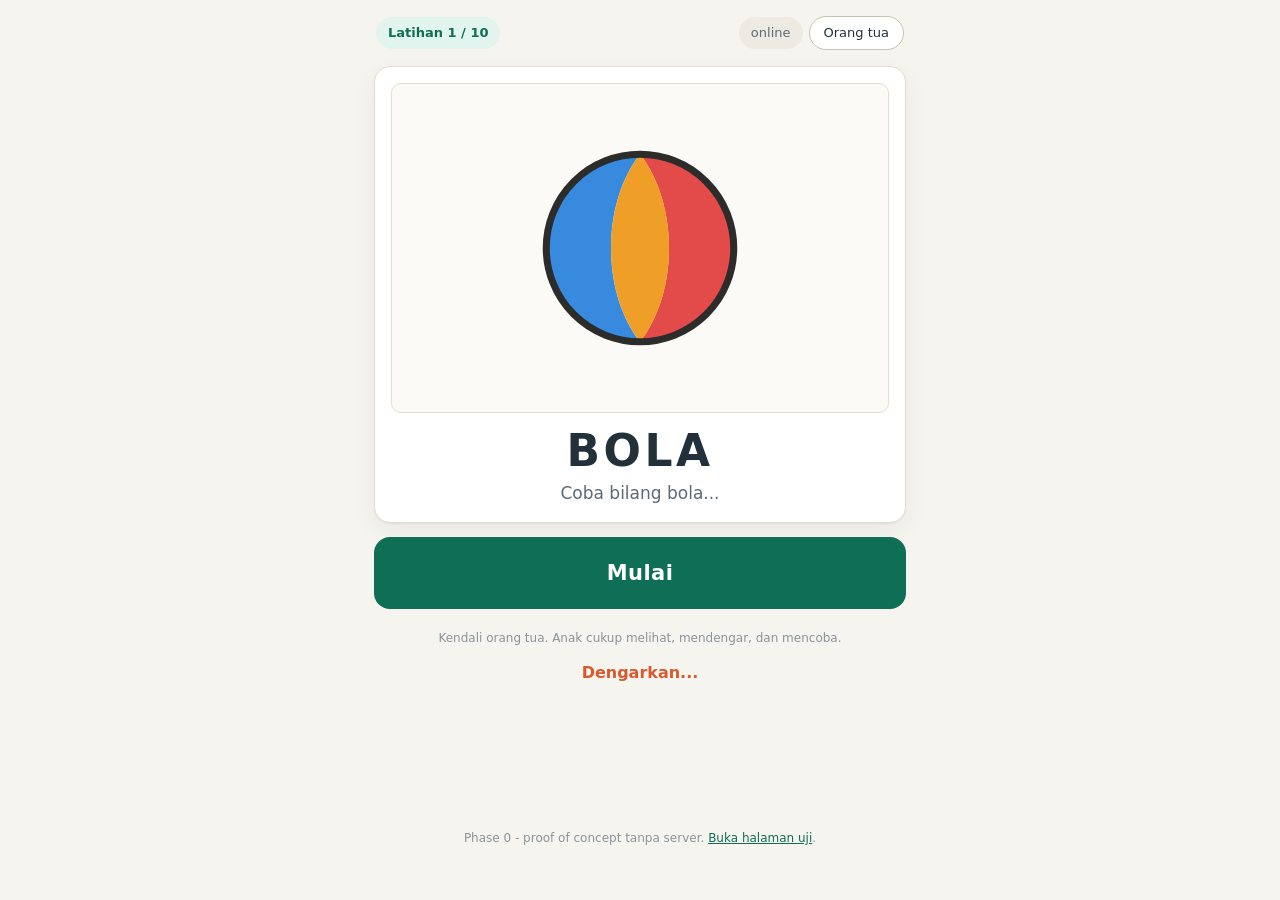
<file: tools/_fail-check-sttJaringan.html>
<!DOCTYPE html>
<html lang="id">
<head>
<base href="../">
<meta charset="utf-8">
<meta name="viewport" content="width=device-width, initial-scale=1, viewport-fit=cover">
<meta name="theme-color" content="#0f6e56">
<meta name="description" content="Latihan wicara anak - Phase 0 proof of concept">
<title>Latihan Wicara - Phase 0</title>
<link rel="stylesheet" href="assets/css/app.css">
</head>
<body class="page-child">

<div class="app">

  <header class="topbar">
    <span class="pill" id="progressPill">Latihan 1 / 10</span>
    <div class="topbar-right">
      <span class="pill pill-muted" id="netPill">online</span>
      <button type="button" class="btn-mini" id="btnParent" aria-expanded="false">Orang tua</button>
    </div>
  </header>

  <h1 class="sr-only">Latihan mengucapkan kata</h1>

  <div class="banner banner-warn" id="envWarning" hidden></div>

  <main class="stage" id="stage">

    <section class="card" id="cardExercise">
      <div class="figure" id="figure">
        <img id="stimulusImage" src="" alt="" decoding="async">
      </div>
      <p class="word" id="targetWord">-</p>
      <p class="instruction" id="instructionText">-</p>
      <p class="listen-dot" id="listenDot" hidden><span class="listen-ring" aria-hidden="true"></span>Mendengarkan...</p>
    </section>

    <section class="card card-summary" id="cardSummary" hidden>
      <h2>Ringkasan latihan</h2>
      <div id="summaryBody"></div>
    </section>

    <div class="actions" id="actions">
      <button type="button" class="btn btn-listen" id="btnListen">
        <span aria-hidden="true">&#9654;</span><span>Dengarkan</span>
      </button>
      <button type="button" class="btn btn-speak" id="btnSpeak">
        <span aria-hidden="true">&#9679;</span><span>Saya coba</span>
      </button>
      <button type="button" class="btn btn-next" id="btnNext" hidden>
        <span>Lanjut</span><span aria-hidden="true">&#9654;</span>
      </button>
    </div>

    <!-- Kendali alur otomatis. Sengaja kecil dan diberi label jelas: ini
         untuk orang tua, bukan untuk anak. Anak tidak menekan apa pun. -->
    <div class="auto-bar" id="autoBar" hidden>
      <button type="button" class="btn-auto btn-auto-start" id="btnAutoStart">Mulai</button>
      <div class="auto-bar-row">
        <button type="button" class="btn-small" id="btnAutoPause" hidden>Jeda</button>
        <button type="button" class="btn-small" id="btnAutoStop" hidden>Berhenti</button>
      </div>
      <p class="auto-note">Kendali orang tua. Anak cukup melihat, mendengar, dan mencoba.</p>
    </div>

    <p class="status" id="status" role="status" aria-live="polite">Tekan Dengarkan dulu ya.</p>

    <div class="feedback" id="feedback" hidden aria-live="assertive">
      <p class="feedback-text" id="feedbackText"></p>
      <p class="feedback-detail" id="feedbackDetail" hidden></p>
    </div>

  </main>

  <aside class="parent-panel" id="parentPanel" hidden>
    <h2>Mode orang tua</h2>

    <div class="field">
      <label for="parentMode">Mode latihan</label>
      <select id="parentMode">
        <option value="auto">Anak 2 tahun - berjalan sendiri, tanpa tombol</option>
        <option value="tombol">Anak lebih besar - tekan Dengarkan lalu Saya coba</option>
      </select>
    </div>

    <div class="kv"><span>Percobaan pada latihan ini</span><span id="parentAttempt">0</span></div>

    <div class="field">
      <label for="parentPromptLevel">Tingkat bantuan (Prompt Level)</label>
      <select id="parentPromptLevel">
        <option value="auto">Otomatis (P0 lalu P1 saat mengulang)</option>
        <option value="P0">P0 - Mandiri</option>
        <option value="P1">P1 - Instruksi lisan</option>
        <option value="P2">P2 - Instruksi diulang</option>
        <option value="P3">P3 - Diberi contoh</option>
        <option value="P4">P4 - Bantuan penuh</option>
      </select>
    </div>

    <div class="field">
      <label for="parentManualText">Isi hasil manual (dipakai kalau pengenalan suara tidak tersedia)</label>
      <div class="field-row">
        <input type="text" id="parentManualText" placeholder="Tulis apa yang terdengar, misalnya: apel" autocomplete="off">
        <button type="button" class="btn-small" id="btnManualEval">Nilai</button>
      </div>
    </div>

    <p class="hint" id="parentSttState">Memeriksa dukungan pengenalan suara...</p>
    <p class="hint" id="parentTechnical">Tidak ada masalah teknis.</p>

    <div>
      <p class="small muted" style="margin:0 0 6px">Catatan respons</p>
      <div id="parentLog"></div>
    </div>

    <div class="row">
      <button type="button" class="btn-small btn-small-primary" id="btnExport">Unduh hasil sesi</button>
      <button type="button" class="btn-small" id="btnRestart">Mulai ulang</button>
      <span class="spacer"></span>
      <a class="btn-small" href="test.html">Halaman uji</a>
    </div>

    <p class="disclaimer">
      Aplikasi ini alat bantu latihan, bukan alat diagnosis. Hasil pengenalan suara tidak
      dipakai sebagai penilaian klinis. Audio tidak disimpan dan tidak dikirim ke mana pun.
    </p>
  </aside>

  <p class="footer-note">
    Phase 0 - proof of concept tanpa server. <a href="test.html">Buka halaman uji</a>.
  </p>

</div>

<script src="tools/_stub-common.js"></script>
<script>window.__KASUS_UJI = "sttJaringan";</script>
<script src="tools/_fail-stub.js"></script>
<script src="assets/js/config.js"></script>
<script src="assets/js/exercises.js"></script>
<script src="assets/js/therapy.js"></script>
<script src="assets/js/speech.js"></script>
<script src="assets/js/microphone.js"></script>
<script src="assets/js/app.js"></script>
<script src="assets/js/auto.js"></script>
<script src="tools/_harness.js"></script>
<script src="tools/_fail-driver.js"></script>
</body>
</html>
</file>
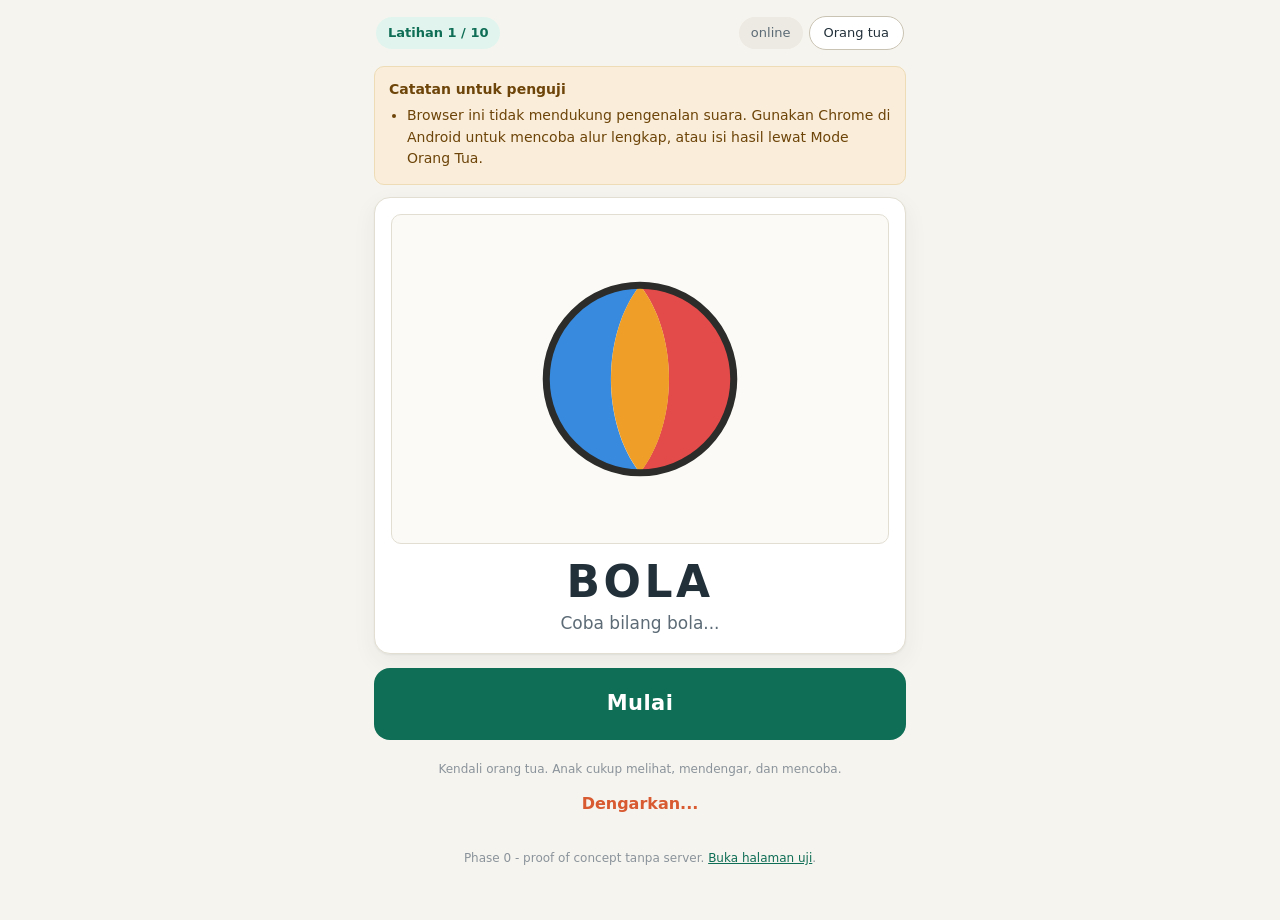
<file: tools/_fail-check-tanpaStt.html>
<!DOCTYPE html>
<html lang="id">
<head>
<base href="../">
<meta charset="utf-8">
<meta name="viewport" content="width=device-width, initial-scale=1, viewport-fit=cover">
<meta name="theme-color" content="#0f6e56">
<meta name="description" content="Latihan wicara anak - Phase 0 proof of concept">
<title>Latihan Wicara - Phase 0</title>
<link rel="stylesheet" href="assets/css/app.css">
</head>
<body class="page-child">

<div class="app">

  <header class="topbar">
    <span class="pill" id="progressPill">Latihan 1 / 10</span>
    <div class="topbar-right">
      <span class="pill pill-muted" id="netPill">online</span>
      <button type="button" class="btn-mini" id="btnParent" aria-expanded="false">Orang tua</button>
    </div>
  </header>

  <h1 class="sr-only">Latihan mengucapkan kata</h1>

  <div class="banner banner-warn" id="envWarning" hidden></div>

  <main class="stage" id="stage">

    <section class="card" id="cardExercise">
      <div class="figure" id="figure">
        <img id="stimulusImage" src="" alt="" decoding="async">
      </div>
      <p class="word" id="targetWord">-</p>
      <p class="instruction" id="instructionText">-</p>
      <p class="listen-dot" id="listenDot" hidden><span class="listen-ring" aria-hidden="true"></span>Mendengarkan...</p>
    </section>

    <section class="card card-summary" id="cardSummary" hidden>
      <h2>Ringkasan latihan</h2>
      <div id="summaryBody"></div>
    </section>

    <div class="actions" id="actions">
      <button type="button" class="btn btn-listen" id="btnListen">
        <span aria-hidden="true">&#9654;</span><span>Dengarkan</span>
      </button>
      <button type="button" class="btn btn-speak" id="btnSpeak">
        <span aria-hidden="true">&#9679;</span><span>Saya coba</span>
      </button>
      <button type="button" class="btn btn-next" id="btnNext" hidden>
        <span>Lanjut</span><span aria-hidden="true">&#9654;</span>
      </button>
    </div>

    <!-- Kendali alur otomatis. Sengaja kecil dan diberi label jelas: ini
         untuk orang tua, bukan untuk anak. Anak tidak menekan apa pun. -->
    <div class="auto-bar" id="autoBar" hidden>
      <button type="button" class="btn-auto btn-auto-start" id="btnAutoStart">Mulai</button>
      <div class="auto-bar-row">
        <button type="button" class="btn-small" id="btnAutoPause" hidden>Jeda</button>
        <button type="button" class="btn-small" id="btnAutoStop" hidden>Berhenti</button>
      </div>
      <p class="auto-note">Kendali orang tua. Anak cukup melihat, mendengar, dan mencoba.</p>
    </div>

    <p class="status" id="status" role="status" aria-live="polite">Tekan Dengarkan dulu ya.</p>

    <div class="feedback" id="feedback" hidden aria-live="assertive">
      <p class="feedback-text" id="feedbackText"></p>
      <p class="feedback-detail" id="feedbackDetail" hidden></p>
    </div>

  </main>

  <aside class="parent-panel" id="parentPanel" hidden>
    <h2>Mode orang tua</h2>

    <div class="field">
      <label for="parentMode">Mode latihan</label>
      <select id="parentMode">
        <option value="auto">Anak 2 tahun - berjalan sendiri, tanpa tombol</option>
        <option value="tombol">Anak lebih besar - tekan Dengarkan lalu Saya coba</option>
      </select>
    </div>

    <div class="kv"><span>Percobaan pada latihan ini</span><span id="parentAttempt">0</span></div>

    <div class="field">
      <label for="parentPromptLevel">Tingkat bantuan (Prompt Level)</label>
      <select id="parentPromptLevel">
        <option value="auto">Otomatis (P0 lalu P1 saat mengulang)</option>
        <option value="P0">P0 - Mandiri</option>
        <option value="P1">P1 - Instruksi lisan</option>
        <option value="P2">P2 - Instruksi diulang</option>
        <option value="P3">P3 - Diberi contoh</option>
        <option value="P4">P4 - Bantuan penuh</option>
      </select>
    </div>

    <div class="field">
      <label for="parentManualText">Isi hasil manual (dipakai kalau pengenalan suara tidak tersedia)</label>
      <div class="field-row">
        <input type="text" id="parentManualText" placeholder="Tulis apa yang terdengar, misalnya: apel" autocomplete="off">
        <button type="button" class="btn-small" id="btnManualEval">Nilai</button>
      </div>
    </div>

    <p class="hint" id="parentSttState">Memeriksa dukungan pengenalan suara...</p>
    <p class="hint" id="parentTechnical">Tidak ada masalah teknis.</p>

    <div>
      <p class="small muted" style="margin:0 0 6px">Catatan respons</p>
      <div id="parentLog"></div>
    </div>

    <div class="row">
      <button type="button" class="btn-small btn-small-primary" id="btnExport">Unduh hasil sesi</button>
      <button type="button" class="btn-small" id="btnRestart">Mulai ulang</button>
      <span class="spacer"></span>
      <a class="btn-small" href="test.html">Halaman uji</a>
    </div>

    <p class="disclaimer">
      Aplikasi ini alat bantu latihan, bukan alat diagnosis. Hasil pengenalan suara tidak
      dipakai sebagai penilaian klinis. Audio tidak disimpan dan tidak dikirim ke mana pun.
    </p>
  </aside>

  <p class="footer-note">
    Phase 0 - proof of concept tanpa server. <a href="test.html">Buka halaman uji</a>.
  </p>

</div>

<script src="tools/_stub-common.js"></script>
<script>window.__KASUS_UJI = "tanpaStt";</script>
<script src="tools/_fail-stub.js"></script>
<script src="assets/js/config.js"></script>
<script src="assets/js/exercises.js"></script>
<script src="assets/js/therapy.js"></script>
<script src="assets/js/speech.js"></script>
<script src="assets/js/microphone.js"></script>
<script src="assets/js/app.js"></script>
<script src="assets/js/auto.js"></script>
<script src="tools/_harness.js"></script>
<script src="tools/_fail-driver.js"></script>
</body>
</html>
</file>
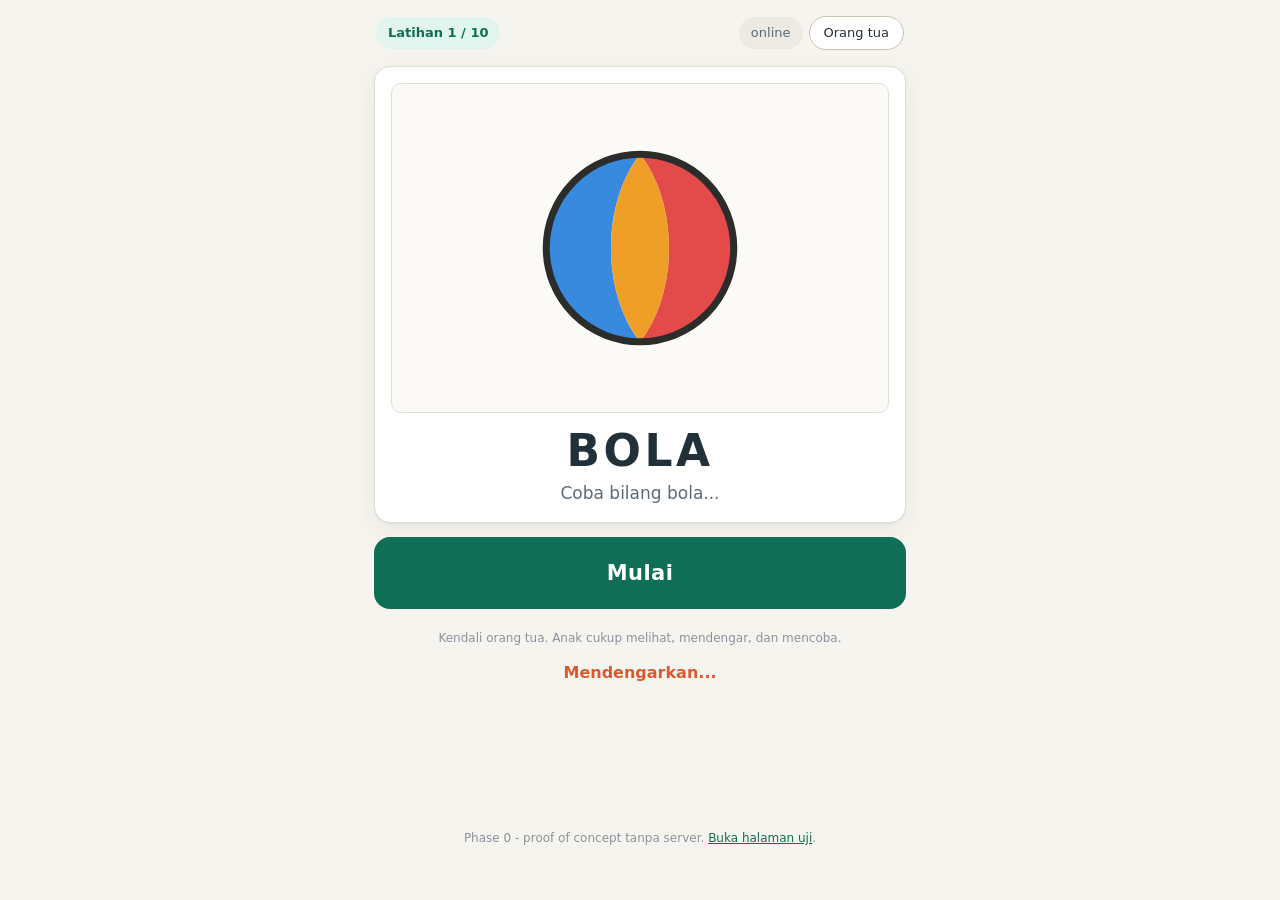
<file: tools/_fail-check-tanpaTts.html>
<!DOCTYPE html>
<html lang="id">
<head>
<base href="../">
<meta charset="utf-8">
<meta name="viewport" content="width=device-width, initial-scale=1, viewport-fit=cover">
<meta name="theme-color" content="#0f6e56">
<meta name="description" content="Latihan wicara anak - Phase 0 proof of concept">
<title>Latihan Wicara - Phase 0</title>
<link rel="stylesheet" href="assets/css/app.css">
</head>
<body class="page-child">

<div class="app">

  <header class="topbar">
    <span class="pill" id="progressPill">Latihan 1 / 10</span>
    <div class="topbar-right">
      <span class="pill pill-muted" id="netPill">online</span>
      <button type="button" class="btn-mini" id="btnParent" aria-expanded="false">Orang tua</button>
    </div>
  </header>

  <h1 class="sr-only">Latihan mengucapkan kata</h1>

  <div class="banner banner-warn" id="envWarning" hidden></div>

  <main class="stage" id="stage">

    <section class="card" id="cardExercise">
      <div class="figure" id="figure">
        <img id="stimulusImage" src="" alt="" decoding="async">
      </div>
      <p class="word" id="targetWord">-</p>
      <p class="instruction" id="instructionText">-</p>
      <p class="listen-dot" id="listenDot" hidden><span class="listen-ring" aria-hidden="true"></span>Mendengarkan...</p>
    </section>

    <section class="card card-summary" id="cardSummary" hidden>
      <h2>Ringkasan latihan</h2>
      <div id="summaryBody"></div>
    </section>

    <div class="actions" id="actions">
      <button type="button" class="btn btn-listen" id="btnListen">
        <span aria-hidden="true">&#9654;</span><span>Dengarkan</span>
      </button>
      <button type="button" class="btn btn-speak" id="btnSpeak">
        <span aria-hidden="true">&#9679;</span><span>Saya coba</span>
      </button>
      <button type="button" class="btn btn-next" id="btnNext" hidden>
        <span>Lanjut</span><span aria-hidden="true">&#9654;</span>
      </button>
    </div>

    <!-- Kendali alur otomatis. Sengaja kecil dan diberi label jelas: ini
         untuk orang tua, bukan untuk anak. Anak tidak menekan apa pun. -->
    <div class="auto-bar" id="autoBar" hidden>
      <button type="button" class="btn-auto btn-auto-start" id="btnAutoStart">Mulai</button>
      <div class="auto-bar-row">
        <button type="button" class="btn-small" id="btnAutoPause" hidden>Jeda</button>
        <button type="button" class="btn-small" id="btnAutoStop" hidden>Berhenti</button>
      </div>
      <p class="auto-note">Kendali orang tua. Anak cukup melihat, mendengar, dan mencoba.</p>
    </div>

    <p class="status" id="status" role="status" aria-live="polite">Tekan Dengarkan dulu ya.</p>

    <div class="feedback" id="feedback" hidden aria-live="assertive">
      <p class="feedback-text" id="feedbackText"></p>
      <p class="feedback-detail" id="feedbackDetail" hidden></p>
    </div>

  </main>

  <aside class="parent-panel" id="parentPanel" hidden>
    <h2>Mode orang tua</h2>

    <div class="field">
      <label for="parentMode">Mode latihan</label>
      <select id="parentMode">
        <option value="auto">Anak 2 tahun - berjalan sendiri, tanpa tombol</option>
        <option value="tombol">Anak lebih besar - tekan Dengarkan lalu Saya coba</option>
      </select>
    </div>

    <div class="kv"><span>Percobaan pada latihan ini</span><span id="parentAttempt">0</span></div>

    <div class="field">
      <label for="parentPromptLevel">Tingkat bantuan (Prompt Level)</label>
      <select id="parentPromptLevel">
        <option value="auto">Otomatis (P0 lalu P1 saat mengulang)</option>
        <option value="P0">P0 - Mandiri</option>
        <option value="P1">P1 - Instruksi lisan</option>
        <option value="P2">P2 - Instruksi diulang</option>
        <option value="P3">P3 - Diberi contoh</option>
        <option value="P4">P4 - Bantuan penuh</option>
      </select>
    </div>

    <div class="field">
      <label for="parentManualText">Isi hasil manual (dipakai kalau pengenalan suara tidak tersedia)</label>
      <div class="field-row">
        <input type="text" id="parentManualText" placeholder="Tulis apa yang terdengar, misalnya: apel" autocomplete="off">
        <button type="button" class="btn-small" id="btnManualEval">Nilai</button>
      </div>
    </div>

    <p class="hint" id="parentSttState">Memeriksa dukungan pengenalan suara...</p>
    <p class="hint" id="parentTechnical">Tidak ada masalah teknis.</p>

    <div>
      <p class="small muted" style="margin:0 0 6px">Catatan respons</p>
      <div id="parentLog"></div>
    </div>

    <div class="row">
      <button type="button" class="btn-small btn-small-primary" id="btnExport">Unduh hasil sesi</button>
      <button type="button" class="btn-small" id="btnRestart">Mulai ulang</button>
      <span class="spacer"></span>
      <a class="btn-small" href="test.html">Halaman uji</a>
    </div>

    <p class="disclaimer">
      Aplikasi ini alat bantu latihan, bukan alat diagnosis. Hasil pengenalan suara tidak
      dipakai sebagai penilaian klinis. Audio tidak disimpan dan tidak dikirim ke mana pun.
    </p>
  </aside>

  <p class="footer-note">
    Phase 0 - proof of concept tanpa server. <a href="test.html">Buka halaman uji</a>.
  </p>

</div>

<script src="tools/_stub-common.js"></script>
<script>window.__KASUS_UJI = "tanpaTts";</script>
<script src="tools/_fail-stub.js"></script>
<script src="assets/js/config.js"></script>
<script src="assets/js/exercises.js"></script>
<script src="assets/js/therapy.js"></script>
<script src="assets/js/speech.js"></script>
<script src="assets/js/microphone.js"></script>
<script src="assets/js/app.js"></script>
<script src="assets/js/auto.js"></script>
<script src="tools/_harness.js"></script>
<script src="tools/_fail-driver.js"></script>
</body>
</html>
</file>
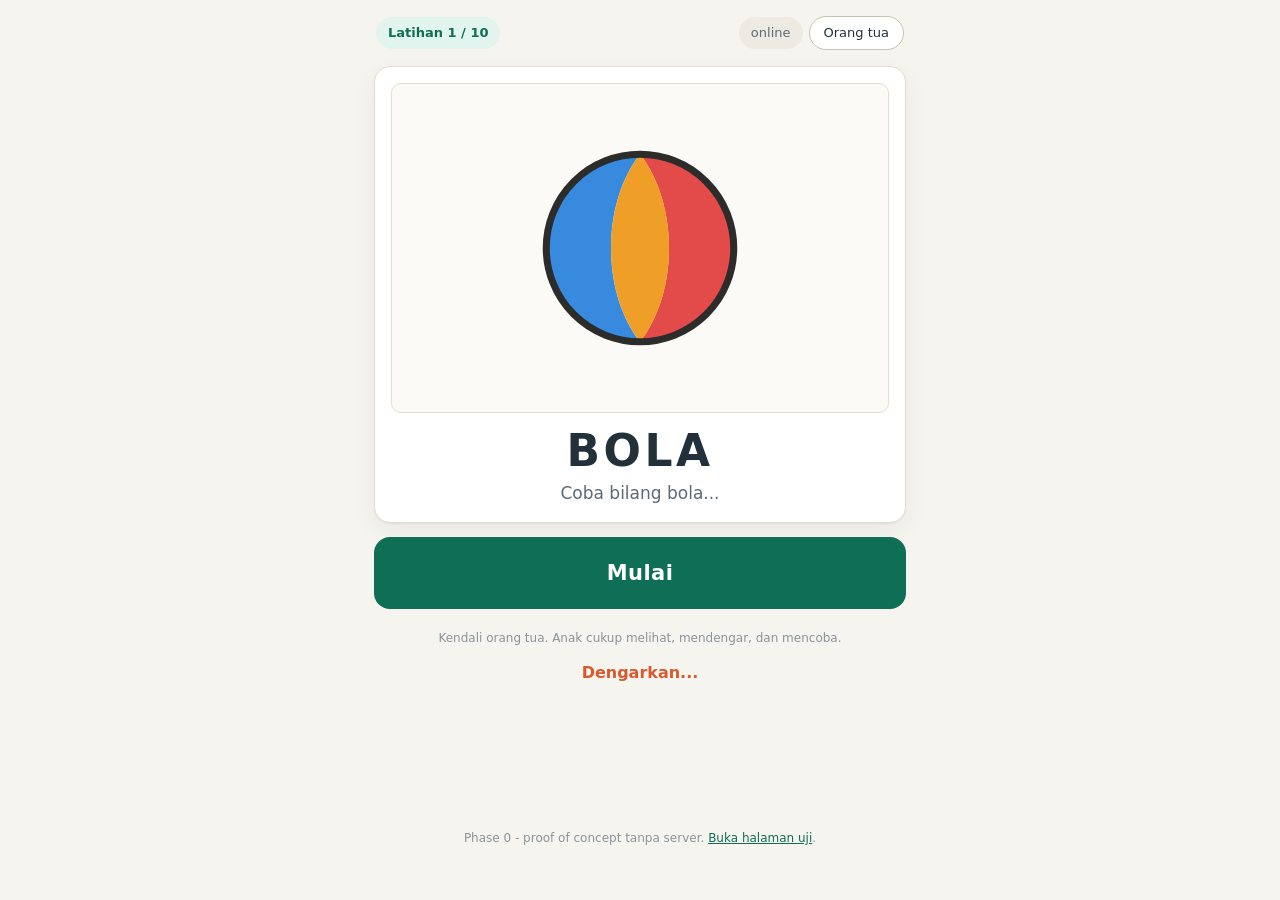
<file: tools/_ui-check.html>
<!DOCTYPE html>
<html lang="id">
<head>
<base href="../">
<meta charset="utf-8">
<meta name="viewport" content="width=device-width, initial-scale=1, viewport-fit=cover">
<meta name="theme-color" content="#0f6e56">
<meta name="description" content="Latihan wicara anak - Phase 0 proof of concept">
<title>Latihan Wicara - Phase 0</title>
<link rel="stylesheet" href="assets/css/app.css">
</head>
<body class="page-child">

<div class="app">

  <header class="topbar">
    <span class="pill" id="progressPill">Latihan 1 / 10</span>
    <div class="topbar-right">
      <span class="pill pill-muted" id="netPill">online</span>
      <button type="button" class="btn-mini" id="btnParent" aria-expanded="false">Orang tua</button>
    </div>
  </header>

  <h1 class="sr-only">Latihan mengucapkan kata</h1>

  <div class="banner banner-warn" id="envWarning" hidden></div>

  <main class="stage" id="stage">

    <section class="card" id="cardExercise">
      <div class="figure" id="figure">
        <img id="stimulusImage" src="" alt="" decoding="async">
      </div>
      <p class="word" id="targetWord">-</p>
      <p class="instruction" id="instructionText">-</p>
      <p class="listen-dot" id="listenDot" hidden><span class="listen-ring" aria-hidden="true"></span>Mendengarkan...</p>
    </section>

    <section class="card card-summary" id="cardSummary" hidden>
      <h2>Ringkasan latihan</h2>
      <div id="summaryBody"></div>
    </section>

    <div class="actions" id="actions">
      <button type="button" class="btn btn-listen" id="btnListen">
        <span aria-hidden="true">&#9654;</span><span>Dengarkan</span>
      </button>
      <button type="button" class="btn btn-speak" id="btnSpeak">
        <span aria-hidden="true">&#9679;</span><span>Saya coba</span>
      </button>
      <button type="button" class="btn btn-next" id="btnNext" hidden>
        <span>Lanjut</span><span aria-hidden="true">&#9654;</span>
      </button>
    </div>

    <!-- Kendali alur otomatis. Sengaja kecil dan diberi label jelas: ini
         untuk orang tua, bukan untuk anak. Anak tidak menekan apa pun. -->
    <div class="auto-bar" id="autoBar" hidden>
      <button type="button" class="btn-auto btn-auto-start" id="btnAutoStart">Mulai</button>
      <div class="auto-bar-row">
        <button type="button" class="btn-small" id="btnAutoPause" hidden>Jeda</button>
        <button type="button" class="btn-small" id="btnAutoStop" hidden>Berhenti</button>
      </div>
      <p class="auto-note">Kendali orang tua. Anak cukup melihat, mendengar, dan mencoba.</p>
    </div>

    <p class="status" id="status" role="status" aria-live="polite">Tekan Dengarkan dulu ya.</p>

    <div class="feedback" id="feedback" hidden aria-live="assertive">
      <p class="feedback-text" id="feedbackText"></p>
      <p class="feedback-detail" id="feedbackDetail" hidden></p>
    </div>

  </main>

  <aside class="parent-panel" id="parentPanel" hidden>
    <h2>Mode orang tua</h2>

    <div class="field">
      <label for="parentMode">Mode latihan</label>
      <select id="parentMode">
        <option value="auto">Anak 2 tahun - berjalan sendiri, tanpa tombol</option>
        <option value="tombol">Anak lebih besar - tekan Dengarkan lalu Saya coba</option>
      </select>
    </div>

    <div class="kv"><span>Percobaan pada latihan ini</span><span id="parentAttempt">0</span></div>

    <div class="field">
      <label for="parentPromptLevel">Tingkat bantuan (Prompt Level)</label>
      <select id="parentPromptLevel">
        <option value="auto">Otomatis (P0 lalu P1 saat mengulang)</option>
        <option value="P0">P0 - Mandiri</option>
        <option value="P1">P1 - Instruksi lisan</option>
        <option value="P2">P2 - Instruksi diulang</option>
        <option value="P3">P3 - Diberi contoh</option>
        <option value="P4">P4 - Bantuan penuh</option>
      </select>
    </div>

    <div class="field">
      <label for="parentManualText">Isi hasil manual (dipakai kalau pengenalan suara tidak tersedia)</label>
      <div class="field-row">
        <input type="text" id="parentManualText" placeholder="Tulis apa yang terdengar, misalnya: apel" autocomplete="off">
        <button type="button" class="btn-small" id="btnManualEval">Nilai</button>
      </div>
    </div>

    <p class="hint" id="parentSttState">Memeriksa dukungan pengenalan suara...</p>
    <p class="hint" id="parentTechnical">Tidak ada masalah teknis.</p>

    <div>
      <p class="small muted" style="margin:0 0 6px">Catatan respons</p>
      <div id="parentLog"></div>
    </div>

    <div class="row">
      <button type="button" class="btn-small btn-small-primary" id="btnExport">Unduh hasil sesi</button>
      <button type="button" class="btn-small" id="btnRestart">Mulai ulang</button>
      <span class="spacer"></span>
      <a class="btn-small" href="test.html">Halaman uji</a>
    </div>

    <p class="disclaimer">
      Aplikasi ini alat bantu latihan, bukan alat diagnosis. Hasil pengenalan suara tidak
      dipakai sebagai penilaian klinis. Audio tidak disimpan dan tidak dikirim ke mana pun.
    </p>
  </aside>

  <p class="footer-note">
    Phase 0 - proof of concept tanpa server. <a href="test.html">Buka halaman uji</a>.
  </p>

</div>

<script src="tools/_stub-common.js"></script>
<script src="tools/_ui-stub.js"></script>
<script src="assets/js/config.js"></script>
<script src="assets/js/exercises.js"></script>
<script src="assets/js/therapy.js"></script>
<script src="assets/js/speech.js"></script>
<script src="assets/js/microphone.js"></script>
<script src="assets/js/app.js"></script>
<script src="assets/js/auto.js"></script>
<script src="tools/_harness.js"></script>
<script src="tools/_ui-driver.js"></script>
</body>
</html>
</file>
<file: assets/css/app.css>
/* app.css - gaya bersama untuk halaman latihan dan halaman uji (Phase 0) */

:root {
  --bg: #f6f4ee;
  --surface: #ffffff;
  --surface-2: #fbfaf6;
  --line: #e2ded2;
  --line-strong: #c9c3b3;
  --ink: #22303a;
  --ink-muted: #5c6b76;
  --ink-soft: #8a939b;

  --brand: #0f6e56;
  --brand-soft: #e1f5ee;
  --listen: #185fa5;
  --listen-soft: #e6f1fb;
  --speak: #d85a30;
  --speak-soft: #faece7;

  --good: #3b6d11;
  --good-soft: #eaf3de;
  --warn: #a05a0c;
  --warn-soft: #faeeda;
  --danger: #a32d2d;
  --danger-soft: #fcebeb;

  --radius: 16px;
  --radius-sm: 10px;
  --shadow: 0 1px 2px rgba(34, 48, 58, .06), 0 8px 24px rgba(34, 48, 58, .06);

  --font: "Segoe UI", system-ui, -apple-system, "Helvetica Neue", Arial, sans-serif;
}

* { box-sizing: border-box; }

html, body {
  margin: 0;
  padding: 0;
  background: var(--bg);
  color: var(--ink);
  font-family: var(--font);
  font-size: 16px;
  line-height: 1.55;
  -webkit-text-size-adjust: 100%;
}

button, input, select, textarea { font: inherit; color: inherit; }
button { touch-action: manipulation; -webkit-tap-highlight-color: transparent; }
img { max-width: 100%; display: block; }
[hidden] { display: none !important; }

.sr-only {
  position: absolute; width: 1px; height: 1px; padding: 0; margin: -1px;
  overflow: hidden; clip: rect(0, 0, 0, 0); white-space: nowrap; border: 0;
}

.muted { color: var(--ink-muted); }
.small { font-size: 13px; }

/* ------------------------------------------------------------------ layout */

.app {
  max-width: 560px;
  margin: 0 auto;
  padding: 12px 14px 40px;
  min-height: 100dvh;
  display: flex;
  flex-direction: column;
  gap: 12px;
}

.page-test .app { max-width: 860px; }

.topbar {
  display: flex;
  align-items: center;
  justify-content: space-between;
  gap: 8px;
  padding: 4px 2px;
}

.topbar-right { display: flex; align-items: center; gap: 6px; }

.pill {
  display: inline-flex;
  align-items: center;
  gap: 6px;
  padding: 6px 12px;
  border-radius: 999px;
  background: var(--brand-soft);
  color: var(--brand);
  font-size: 13px;
  font-weight: 600;
  white-space: nowrap;
}

.pill-muted { background: #eceae2; color: var(--ink-muted); font-weight: 500; }
.pill-offline { background: var(--warn-soft); color: var(--warn); }

.btn-mini {
  border: 1px solid var(--line-strong);
  background: var(--surface);
  color: var(--ink);
  border-radius: 999px;
  padding: 6px 14px;
  font-size: 13px;
  cursor: pointer;
}
.btn-mini:hover { border-color: var(--brand); color: var(--brand); }

.banner {
  border-radius: var(--radius-sm);
  padding: 12px 14px;
  font-size: 14px;
  border: 1px solid var(--line);
  background: var(--surface);
}
.banner-warn { background: var(--warn-soft); border-color: #eddcb6; color: #6d4409; }
.banner-warn strong { display: block; margin-bottom: 4px; }
.banner-warn ul { margin: 0; padding-left: 18px; }
.banner-warn li { margin: 2px 0; }

/* --------------------------------------------------------------- halaman anak */

.stage {
  display: flex;
  flex-direction: column;
  gap: 14px;
  flex: 1;
}

.card {
  background: var(--surface);
  border: 1px solid var(--line);
  border-radius: var(--radius);
  box-shadow: var(--shadow);
  padding: 16px;
  text-align: center;
}

.figure {
  position: relative;
  background: var(--surface-2);
  border-radius: var(--radius-sm);
  border: 1px solid var(--line);
  display: flex;
  align-items: center;
  justify-content: center;
  min-height: 220px;
  padding: 14px;
}

.figure img {
  width: 100%;
  max-width: 300px;
  height: auto;
  aspect-ratio: 1 / 1;
  object-fit: contain;
}

.figure-missing::after {
  content: "Gambar belum tersedia";
  color: var(--ink-soft);
  font-size: 15px;
}

.word {
  margin: 14px 0 4px;
  font-size: 44px;
  font-weight: 700;
  letter-spacing: .08em;
  color: var(--ink);
  line-height: 1.1;
}

.instruction {
  margin: 0;
  font-size: 17px;
  color: var(--ink-muted);
}

.actions {
  display: grid;
  gap: 10px;
}

.btn {
  display: flex;
  align-items: center;
  justify-content: center;
  gap: 10px;
  min-height: 72px;
  padding: 14px 18px;
  border-radius: var(--radius);
  border: 2px solid transparent;
  font-size: 21px;
  font-weight: 700;
  letter-spacing: .02em;
  cursor: pointer;
  transition: transform .08s ease, filter .15s ease;
}
.btn:active:not(:disabled) { transform: scale(.985); }
.btn:disabled { opacity: .5; cursor: default; }

.btn-listen { background: var(--listen); color: #fff; }
.btn-listen:hover:not(:disabled) { filter: brightness(1.08); }

.btn-speak { background: var(--speak); color: #fff; }
.btn-speak:hover:not(:disabled) { filter: brightness(1.08); }
.btn-speak.is-recording {
  background: #fff;
  color: var(--speak);
  border-color: var(--speak);
  animation: pulse 1.1s ease-in-out infinite;
}

.btn-next { background: var(--brand); color: #fff; }

@keyframes pulse {
  0%, 100% { box-shadow: 0 0 0 0 rgba(216, 90, 48, .45); }
  50% { box-shadow: 0 0 0 14px rgba(216, 90, 48, 0); }
}

@media (prefers-reduced-motion: reduce) {
  .btn-speak.is-recording { animation: none; }
  .btn { transition: none; }
}

.status {
  margin: 0;
  text-align: center;
  font-size: 16px;
  color: var(--ink-muted);
  min-height: 24px;
}
.status-live { color: var(--speak); font-weight: 600; }
.status-ready { color: var(--brand); font-weight: 600; }
.status-warn { color: var(--warn); font-weight: 600; }

.feedback {
  border-radius: var(--radius);
  padding: 18px 16px;
  text-align: center;
  border: 2px solid var(--line);
  background: var(--surface);
}
.feedback-text { margin: 0; font-size: 34px; font-weight: 700; line-height: 1.15; }
.feedback-detail { margin: 8px 0 0; font-size: 15px; color: var(--ink-muted); }
.feedback-good { background: var(--good-soft); border-color: #c4dd9a; color: var(--good); }
.feedback-good .feedback-detail { color: #4c6b26; }
.feedback-warn { background: var(--warn-soft); border-color: #eddcb6; color: #7a4a08; }
.feedback-warn .feedback-detail { color: #7a4a08; }

/* --------------------------------------------------------------- ringkasan */

.card-summary { text-align: left; }
.card-summary h2 { margin: 0 0 14px; font-size: 20px; font-weight: 600; }

.metric-grid {
  display: grid;
  grid-template-columns: repeat(auto-fit, minmax(120px, 1fr));
  gap: 10px;
}

.metric {
  background: var(--surface-2);
  border: 1px solid var(--line);
  border-radius: var(--radius-sm);
  padding: 12px;
  display: flex;
  flex-direction: column;
  gap: 2px;
}
.metric-value { font-size: 24px; font-weight: 700; color: var(--brand); }
.metric-label { font-size: 13px; color: var(--ink-muted); }

.disclaimer {
  margin: 14px 0 0;
  font-size: 13px;
  color: var(--ink-muted);
  border-left: 3px solid var(--line-strong);
  padding-left: 10px;
}

/* ------------------------------------------------------------- mode orang tua */

.parent-panel {
  background: var(--surface);
  border: 1px solid var(--line);
  border-radius: var(--radius);
  padding: 16px;
  display: flex;
  flex-direction: column;
  gap: 14px;
}
.parent-panel h2 { margin: 0; font-size: 17px; font-weight: 600; }

.field { display: flex; flex-direction: column; gap: 6px; }
.field label { font-size: 13px; font-weight: 600; color: var(--ink-muted); }

.field-row { display: flex; gap: 8px; align-items: stretch; }
.field-row input { flex: 1; min-width: 0; }

input[type="text"], input[type="number"], select, textarea {
  padding: 10px 12px;
  border: 1px solid var(--line-strong);
  border-radius: var(--radius-sm);
  background: var(--surface-2);
  width: 100%;
}
input:focus, select:focus, textarea:focus, button:focus-visible {
  outline: 2px solid var(--brand);
  outline-offset: 1px;
}

.btn-small {
  display: inline-flex;
  align-items: center;
  justify-content: center;
  gap: 6px;
  min-height: 42px;
  padding: 8px 16px;
  border-radius: var(--radius-sm);
  border: 1px solid var(--line-strong);
  background: var(--surface-2);
  font-size: 14px;
  font-weight: 600;
  cursor: pointer;
  white-space: nowrap;
}
.btn-small:hover { border-color: var(--brand); color: var(--brand); }
.btn-small-primary { background: var(--brand); border-color: var(--brand); color: #fff; }
.btn-small-primary:hover { filter: brightness(1.08); color: #fff; }

.hint {
  margin: 0;
  font-size: 13px;
  padding: 8px 10px;
  border-radius: var(--radius-sm);
  background: var(--surface-2);
  border: 1px solid var(--line);
  color: var(--ink-muted);
}
.hint-ok { background: var(--good-soft); border-color: #c4dd9a; color: #3f5c1c; }
.hint-warn { background: var(--warn-soft); border-color: #eddcb6; color: #7a4a08; }

.kv { display: flex; justify-content: space-between; gap: 12px; font-size: 14px; }
.kv span:last-child { font-weight: 600; }

/* -------------------------------------------------------------------- tabel */

.table { width: 100%; border-collapse: collapse; font-size: 13px; }
.table th, .table td {
  text-align: left;
  padding: 7px 8px;
  border-bottom: 1px solid var(--line);
  vertical-align: top;
}
.table th { font-weight: 600; color: var(--ink-muted); font-size: 12px; text-transform: uppercase; letter-spacing: .04em; }
.table tbody tr:last-child td { border-bottom: 0; }

.tag {
  display: inline-block;
  padding: 2px 8px;
  border-radius: 999px;
  font-size: 11px;
  font-weight: 700;
  letter-spacing: .02em;
}
.tag-match { background: var(--good-soft); color: var(--good); }
.tag-partial_match { background: var(--warn-soft); color: var(--warn); }
.tag-no_match { background: var(--danger-soft); color: var(--danger); }
.tag-no_response { background: #eceae2; color: var(--ink-muted); }

/* ------------------------------------------------------------- halaman uji */

.test-section {
  background: var(--surface);
  border: 1px solid var(--line);
  border-radius: var(--radius);
  padding: 16px;
  box-shadow: var(--shadow);
}
.test-section > h2 { margin: 0 0 4px; font-size: 17px; font-weight: 600; }
.test-section > .section-note { margin: 0 0 14px; font-size: 13px; color: var(--ink-muted); }
.test-section + .test-section { margin-top: 14px; }

.cap-list { display: flex; flex-direction: column; gap: 6px; }
.cap-item {
  display: flex;
  align-items: center;
  justify-content: space-between;
  gap: 12px;
  padding: 8px 10px;
  border-radius: var(--radius-sm);
  background: var(--surface-2);
  border: 1px solid var(--line);
  font-size: 14px;
}
.cap-item .cap-value { font-size: 12px; color: var(--ink-muted); text-align: right; word-break: break-word; }

.badge {
  display: inline-block;
  padding: 2px 9px;
  border-radius: 999px;
  font-size: 11px;
  font-weight: 700;
  white-space: nowrap;
}
.badge-ok { background: var(--good-soft); color: var(--good); }
.badge-bad { background: var(--danger-soft); color: var(--danger); }
.badge-warn { background: var(--warn-soft); color: var(--warn); }
.badge-neutral { background: #eceae2; color: var(--ink-muted); }

.row { display: flex; flex-wrap: wrap; gap: 8px; align-items: center; }
.row-tight { gap: 6px; }
.spacer { flex: 1 1 auto; }

textarea { min-height: 90px; resize: vertical; font-family: ui-monospace, "Cascadia Mono", Consolas, monospace; font-size: 12px; }

.log {
  background: #22303a;
  color: #d8e2ea;
  border-radius: var(--radius-sm);
  padding: 10px 12px;
  font-family: ui-monospace, "Cascadia Mono", Consolas, monospace;
  font-size: 12px;
  line-height: 1.6;
  max-height: 260px;
  overflow: auto;
  white-space: pre-wrap;
  word-break: break-word;
}
.log .log-time { color: #8fa6b8; }
.log .log-ok { color: #9fe1cb; }
.log .log-warn { color: #fac775; }
.log .log-bad { color: #f09595; }

.transcript-box {
  background: var(--surface-2);
  border: 1px dashed var(--line-strong);
  border-radius: var(--radius-sm);
  padding: 12px;
  font-size: 15px;
  min-height: 46px;
  word-break: break-word;
}
.transcript-box .big { font-size: 22px; font-weight: 700; }
.transcript-box .empty { color: var(--ink-soft); }

.result-line { font-size: 14px; padding: 8px 10px; border-radius: var(--radius-sm); }
.result-ok { background: var(--good-soft); color: var(--good); }
.result-bad { background: var(--danger-soft); color: var(--danger); }
.result-warn { background: var(--warn-soft); color: var(--warn); }

.footer-note {
  text-align: center;
  font-size: 12px;
  color: var(--ink-soft);
  padding: 8px 0 0;
}
.footer-note a { color: var(--brand); }

/* ------------------------------------------------------------ alur otomatis */

.auto-bar {
  display: flex;
  flex-direction: column;
  gap: 10px;
  align-items: center;
}

.btn-auto {
  width: 100%;
  min-height: 72px;
  border-radius: var(--radius);
  border: 2px solid transparent;
  background: var(--brand);
  color: #fff;
  font-size: 21px;
  font-weight: 700;
  letter-spacing: .02em;
  cursor: pointer;
}
.btn-auto:hover { filter: brightness(1.08); }
.btn-auto:active { transform: scale(.985); }

.auto-bar-row { display: flex; gap: 8px; }
.auto-bar-row .btn-small { min-width: 112px; justify-content: center; }

.auto-note {
  margin: 0;
  font-size: 12px;
  color: var(--ink-soft);
  text-align: center;
}

/* Penanda mendengarkan. Lingkaran berdenyut adalah isyarat untuk anak -
   anak 2 tahun tidak bisa membaca teksnya. */
.listen-dot {
  margin: 12px 0 0;
  display: flex;
  align-items: center;
  justify-content: center;
  gap: 8px;
  font-size: 13px;
  font-weight: 600;
  color: var(--speak);
}
.listen-ring {
  width: 12px;
  height: 12px;
  border-radius: 50%;
  background: var(--speak);
  animation: listenPulse 1.1s ease-in-out infinite;
}
@keyframes listenPulse {
  0%, 100% { transform: scale(1); opacity: 1; }
  50% { transform: scale(1.5); opacity: .45; }
}

.figure.is-listening { border-color: var(--speak); }

/* Respons berhasil. Gerakannya sengaja pendek supaya tidak jadi tontonan
   yang mengalihkan anak dari kata berikutnya. */
.figure.is-reward img { animation: rewardBounce .6s ease-in-out 2; }
@keyframes rewardBounce {
  0%, 100% { transform: scale(1) rotate(0deg); }
  30% { transform: scale(1.07) rotate(-2deg); }
  60% { transform: scale(1.07) rotate(2deg); }
}

/* Ajakan. Dipakai ketika anak belum bersuara: gambar bergerak pelan dan
   mengangguk, mengajak memperhatikan lagi. Gerakannya sengaja berbeda dari
   is-reward - kalau sama, anak (dan orang tua) akan mengira jawabannya sudah
   benar, padahal aplikasi baru meminta dia mencoba. */
.figure.is-inviting { border-color: var(--brand); }
.figure.is-inviting img { animation: inviteNod 1s ease-in-out infinite; }
@keyframes inviteNod {
  0%, 100% { transform: translateY(0) scale(1); }
  50% { transform: translateY(-6px) scale(1.03); }
}

@media (prefers-reduced-motion: reduce) {
  .listen-ring { animation: none; }
  .figure.is-reward img { animation: none; }
  .figure.is-inviting img { animation: none; }
}

/* ------------------------------------------------------------- responsif */

@media (max-width: 380px) {
  .word { font-size: 36px; }
  .btn { min-height: 64px; font-size: 19px; }
  .btn-auto { min-height: 64px; font-size: 19px; }
  .feedback-text { font-size: 28px; }
  .figure { min-height: 180px; }
}

@media (min-width: 720px) {
  .page-child .actions { grid-template-columns: 1fr 1fr; }
  .page-child .btn-next { grid-column: 1 / -1; }
}
</file>
